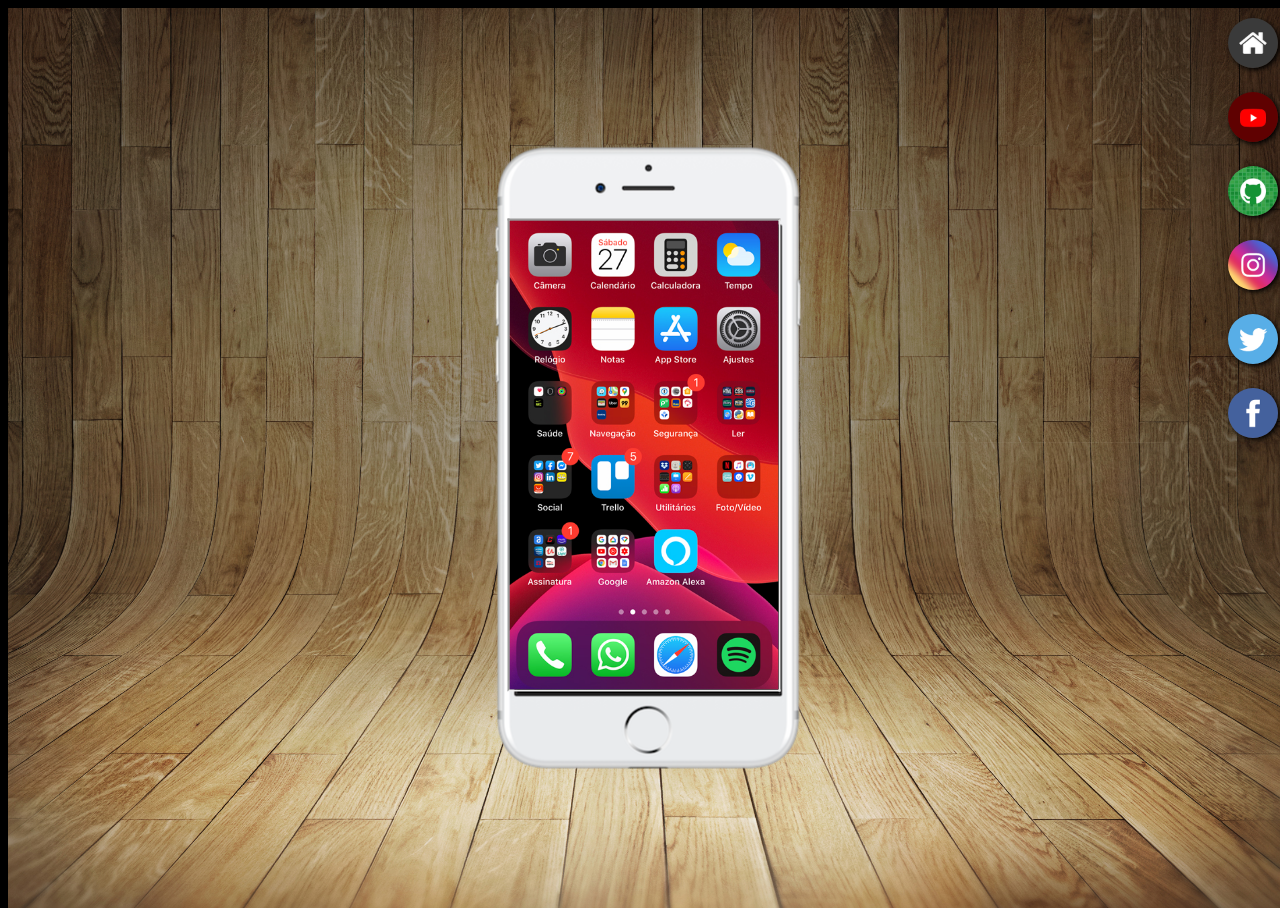
<file: index.html>
<!DOCTYPE html>
<html lang="pt-br">
<head>
    <meta charset="UTF-8">
    <meta http-equiv="X-UA-Compatible" content="IE=edge">
    <meta name="viewport" content="width=device-width, initial-scale=1.0">
    <link rel="shortcut icon" href="favicon.ico" type="image/x-icon">
    <title>projeto redes sociais</title>
    <link rel="stylesheet" href="estilos/style.css">
</head>
<body>
    <main>
        <section id="telefone">
            <iframe src="home.html" name="tela" id="tela">
                seu navegador não é compativel
            </iframe>
        </section>
        <section id="redes">
            <a href="home.html" target="tela"><img src="imagens/logo-home.jpg" alt="home"></a> <br>

            <a href="youtube.html" target="tela"><img src="imagens/logo-youtube.jpg" alt="youtube"></a> <br>

            <a href="github.html" target="tela"><img src="imagens/logo-github.jpg" alt="github"></a> <br>

            <a href="instagram.html" target="tela"><img src="imagens/logo-instagram.jpg" alt="instagram"></a> <br>

            <a href="twitter.html" target="tela"><img src="imagens/logo-twitter.jpg" alt="logo-twitter"></a> <br>

            <a href="facebook.html" target="tela"><img src="imagens/logo-facebook.jpg" alt="facebook"></a>

        </section>
    </main>

</body>
</html>
</file>
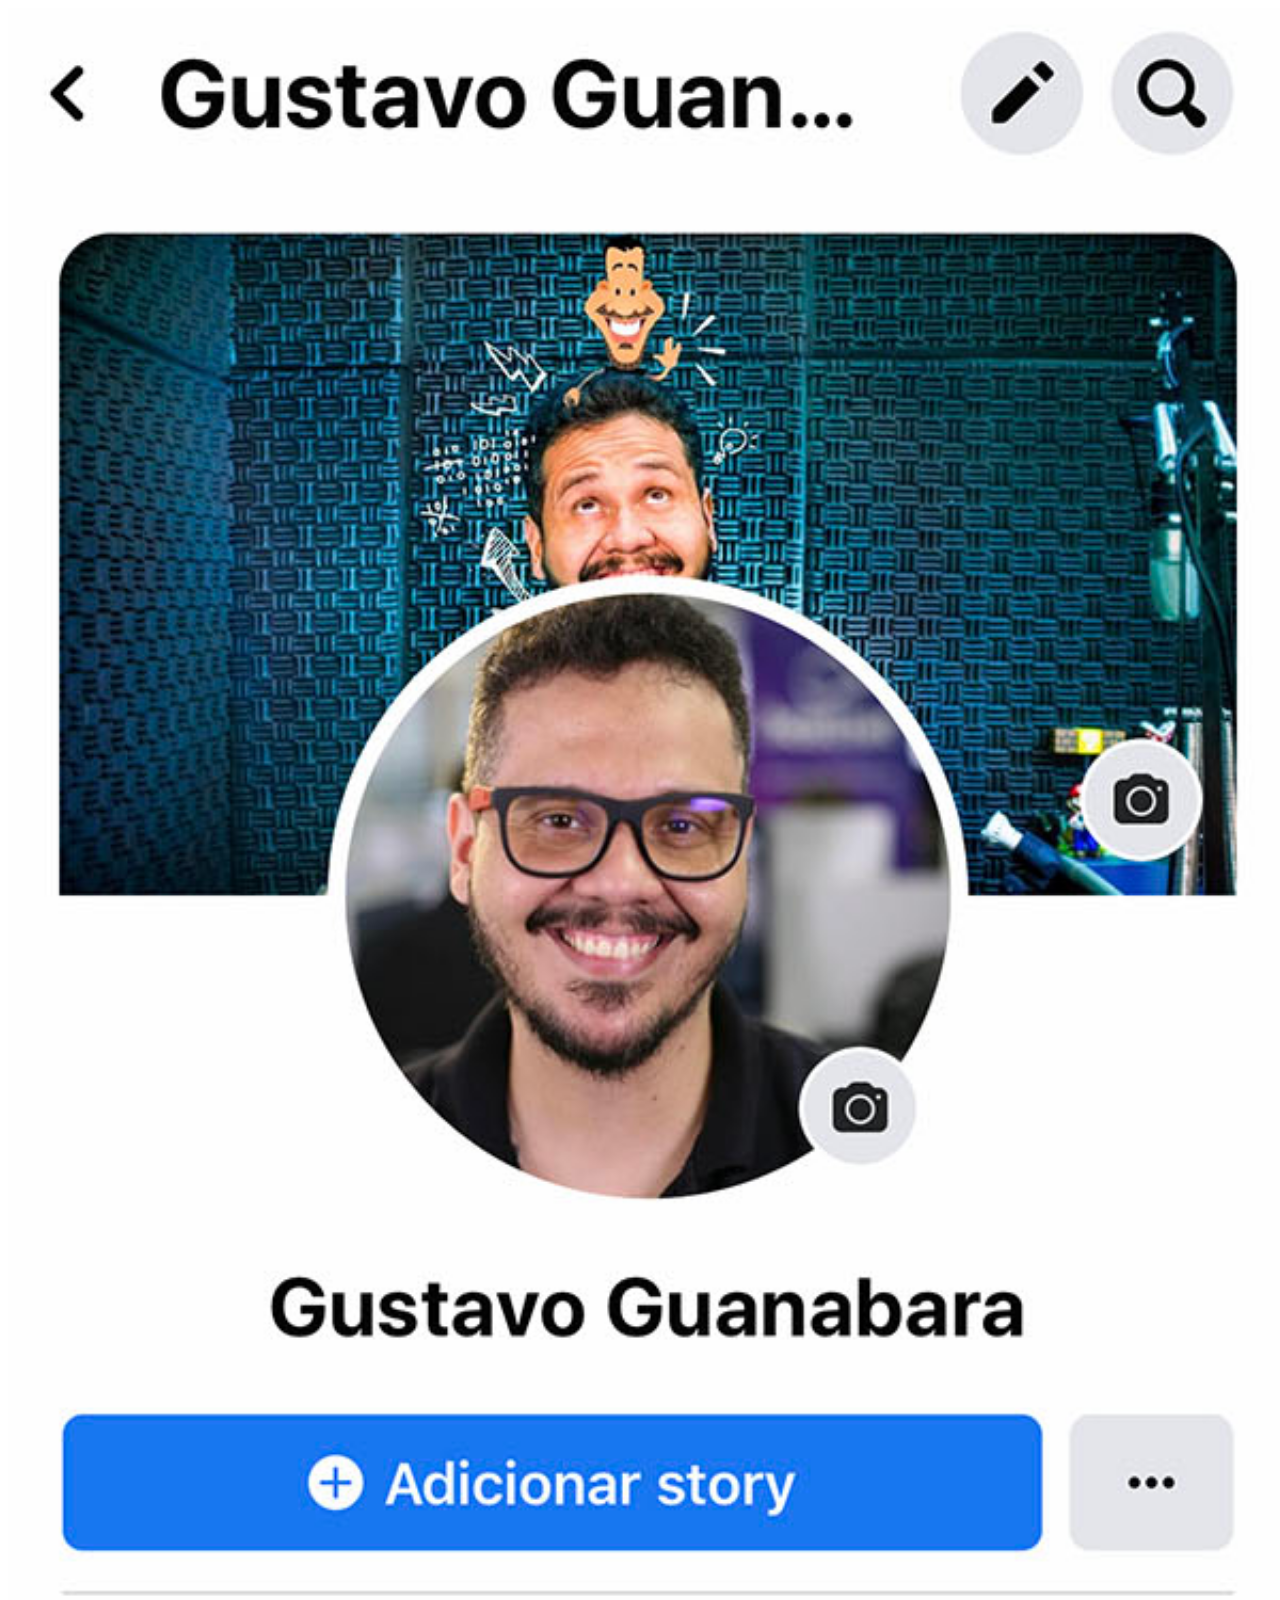
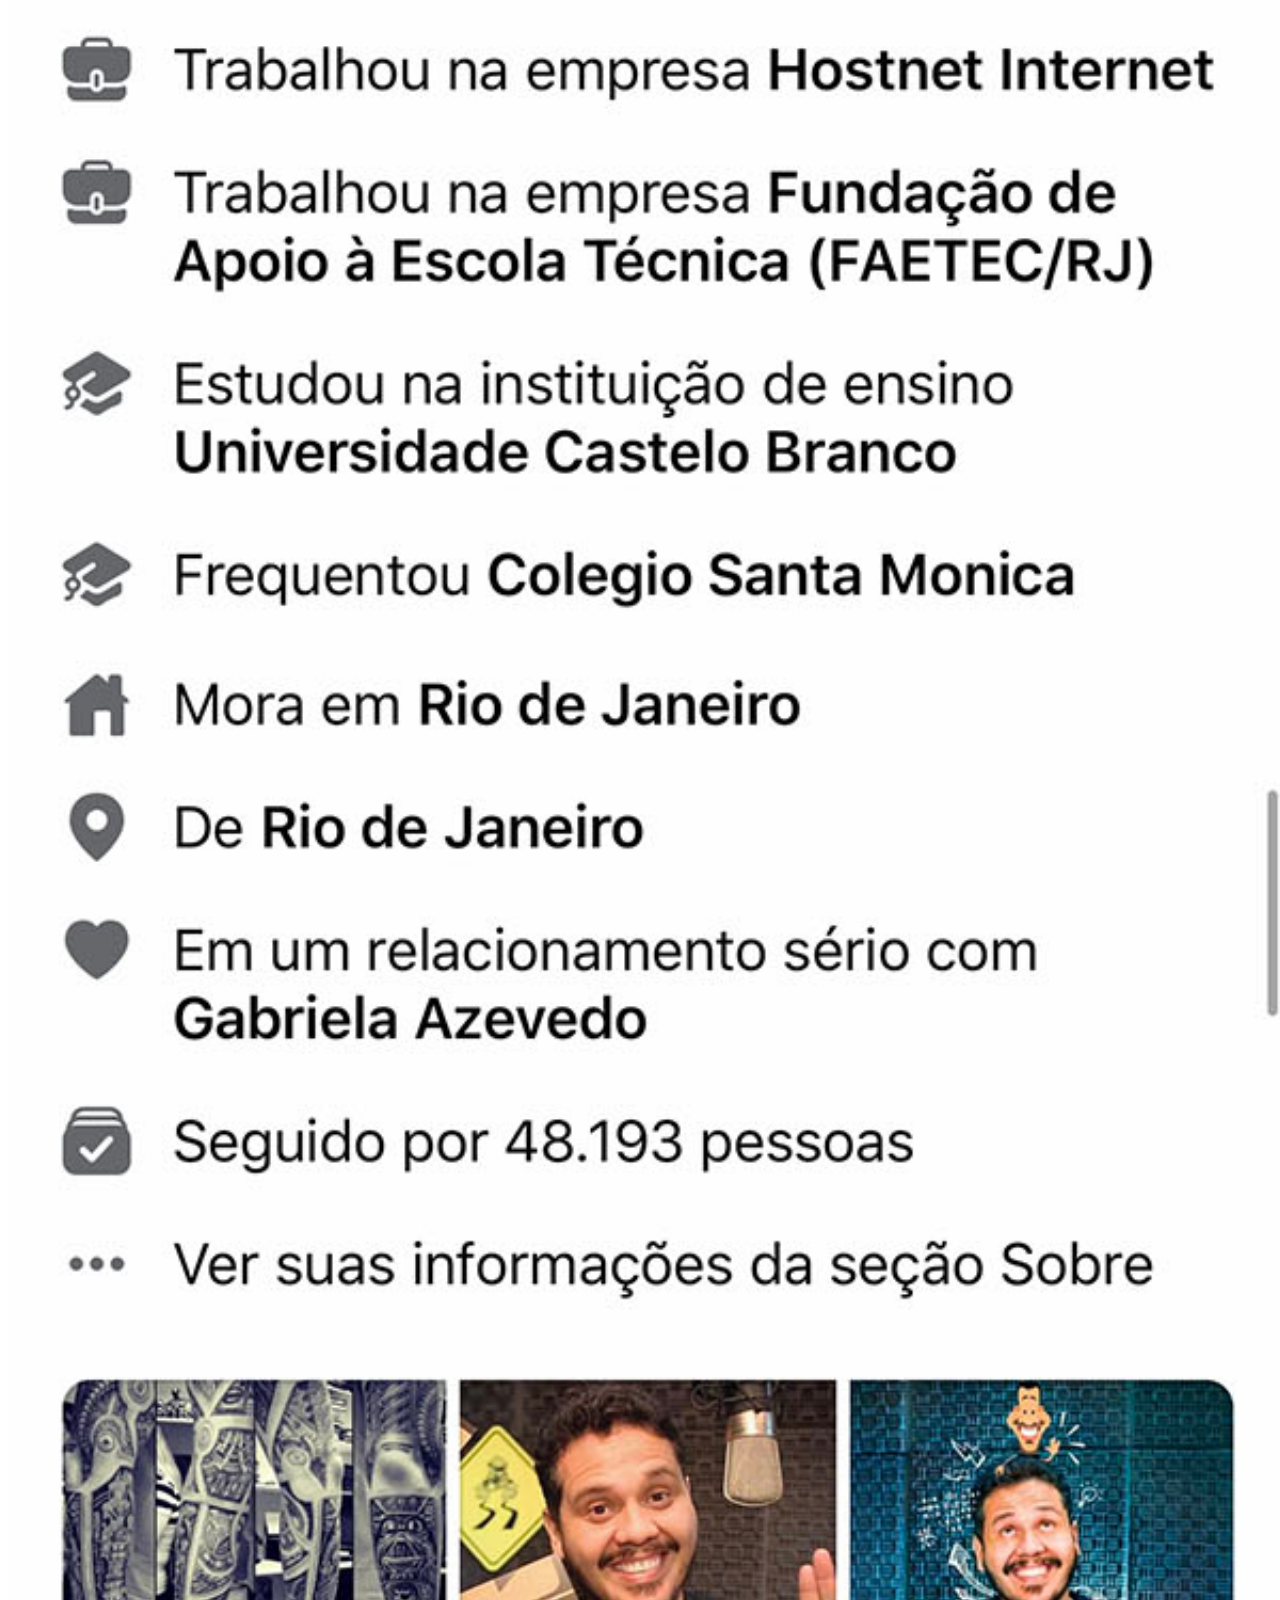
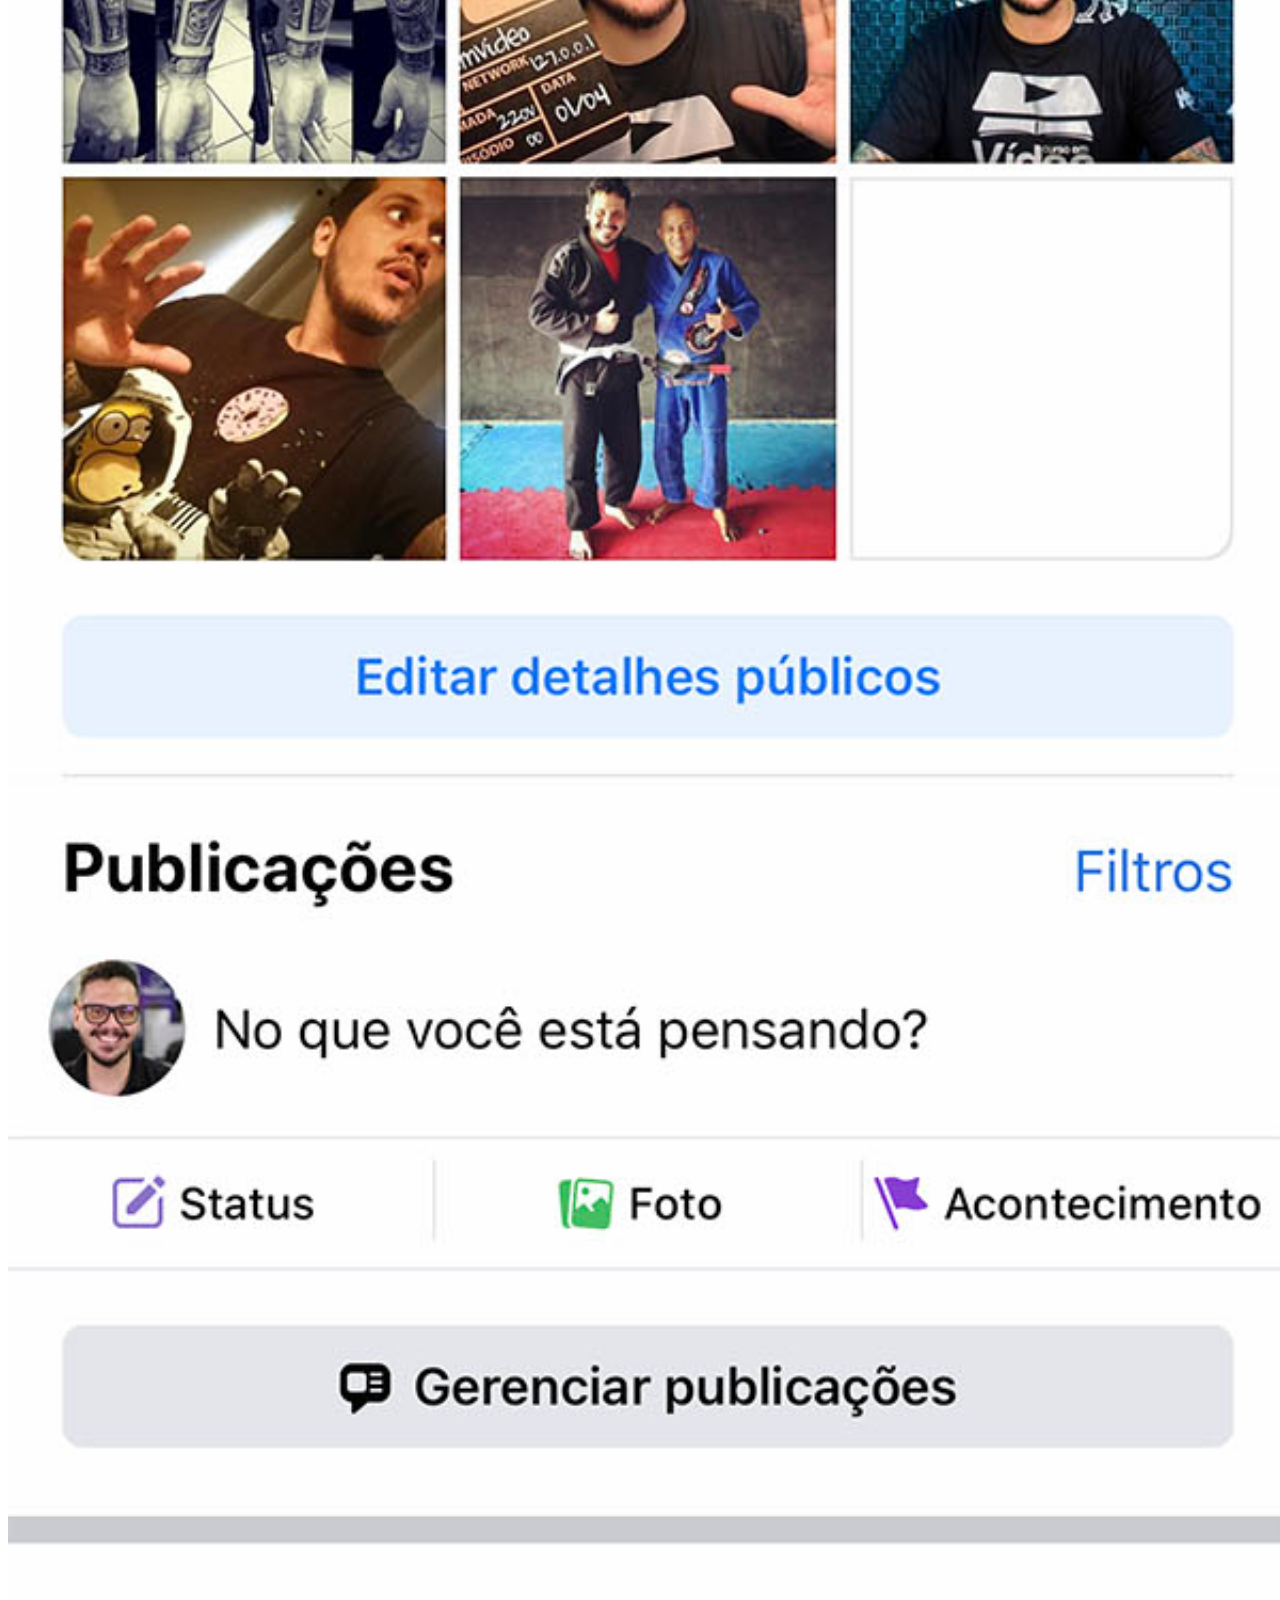
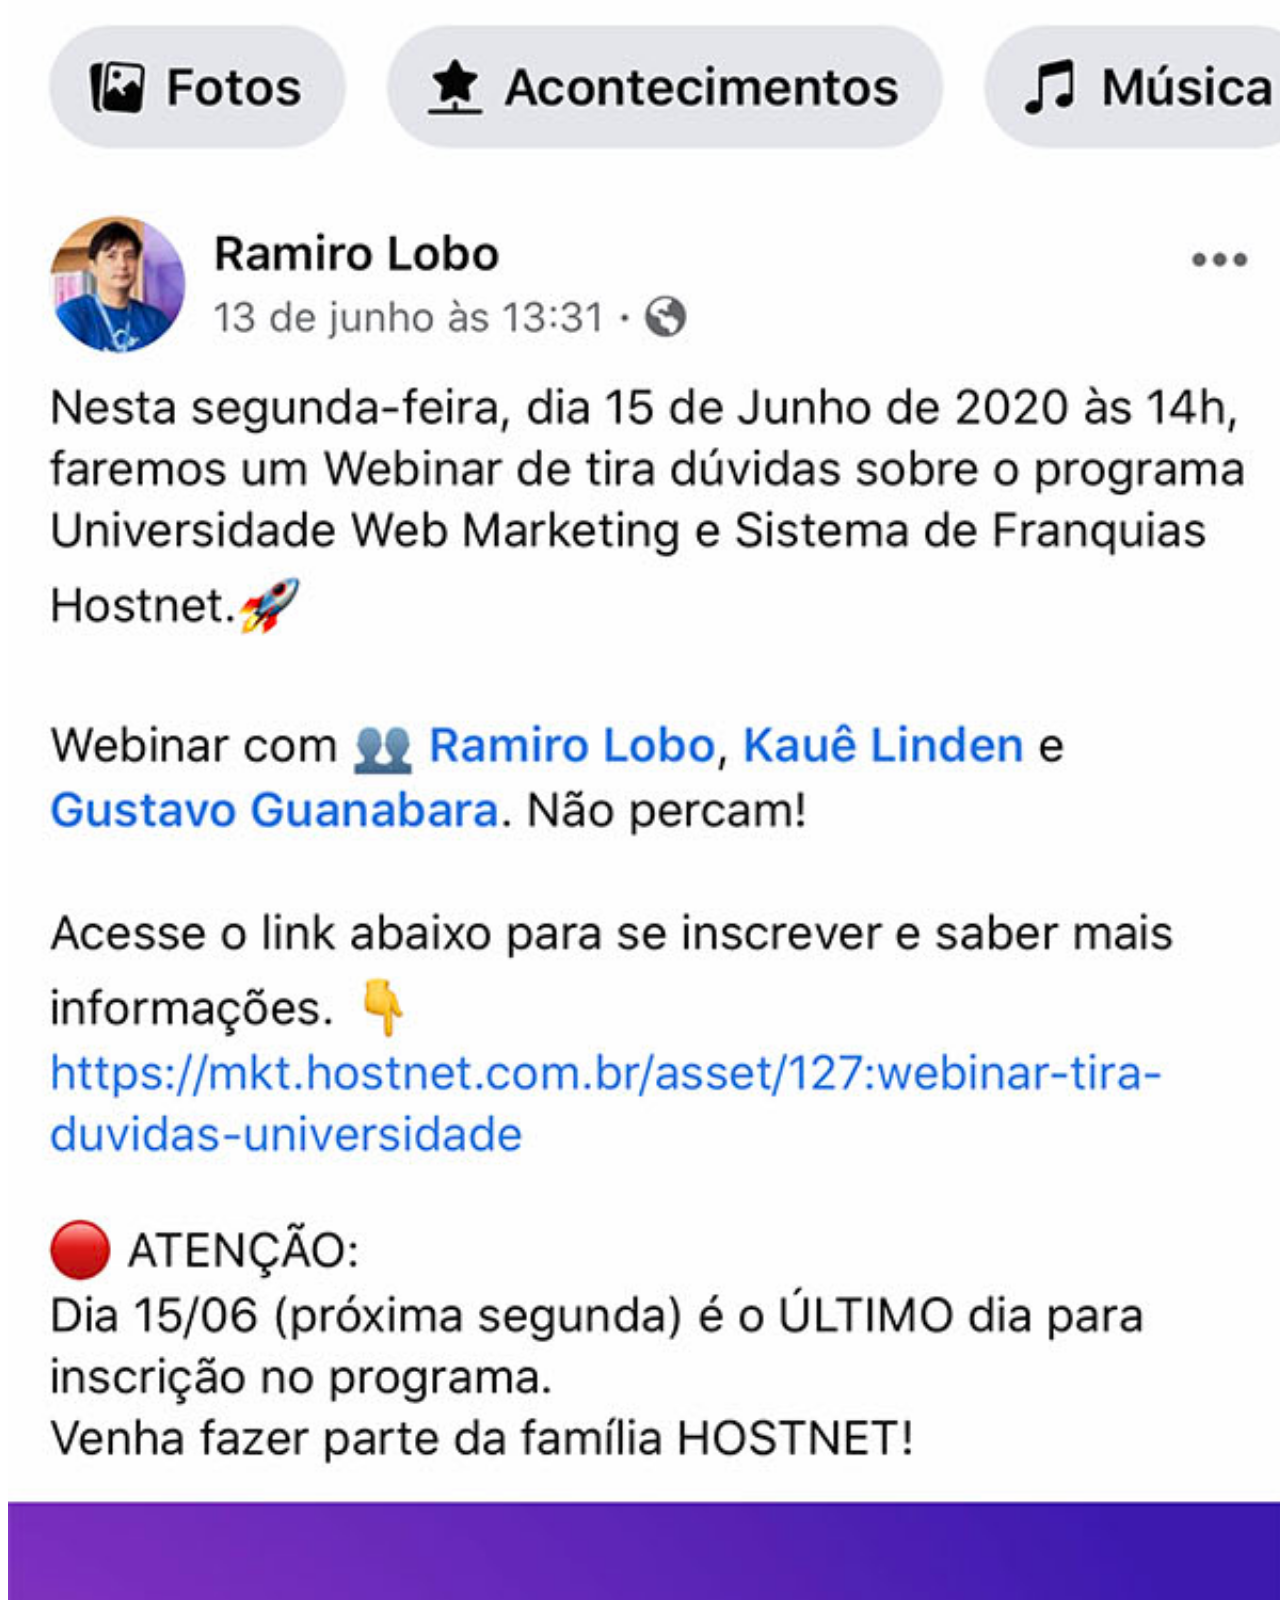
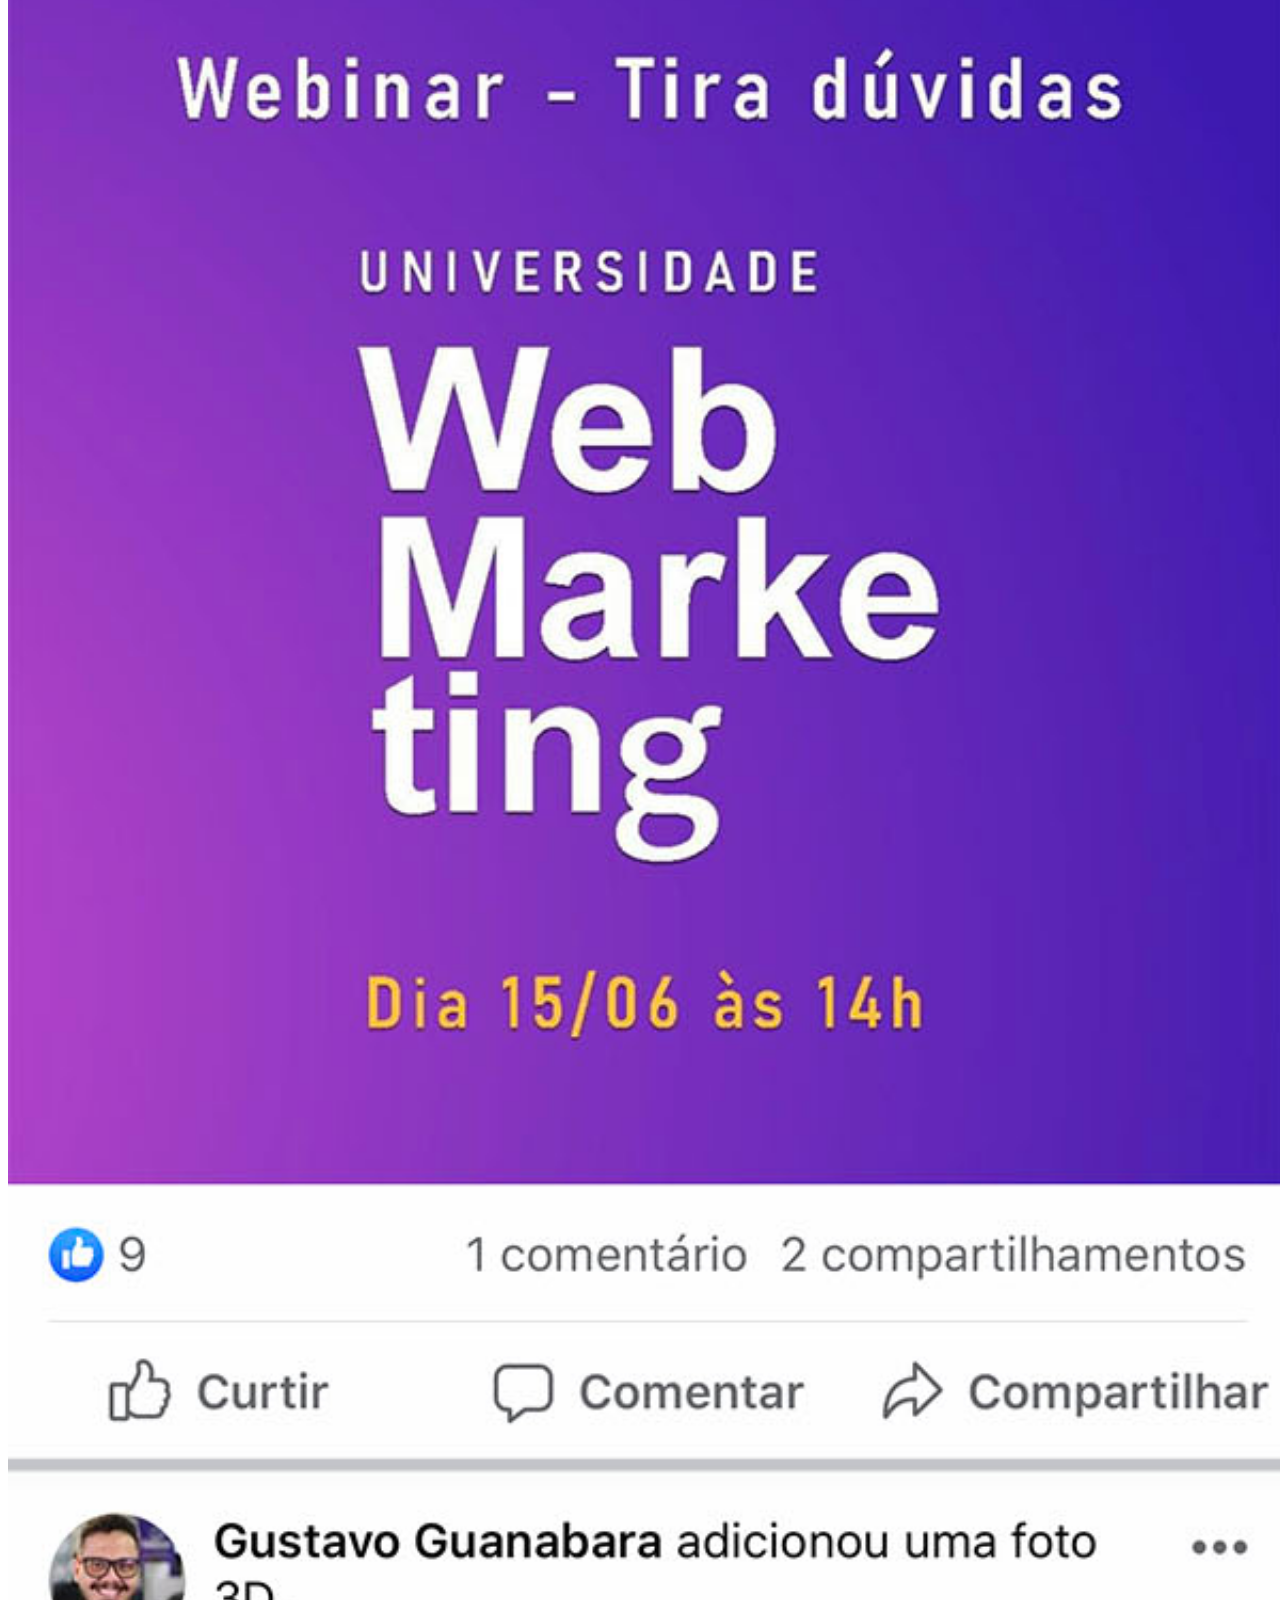
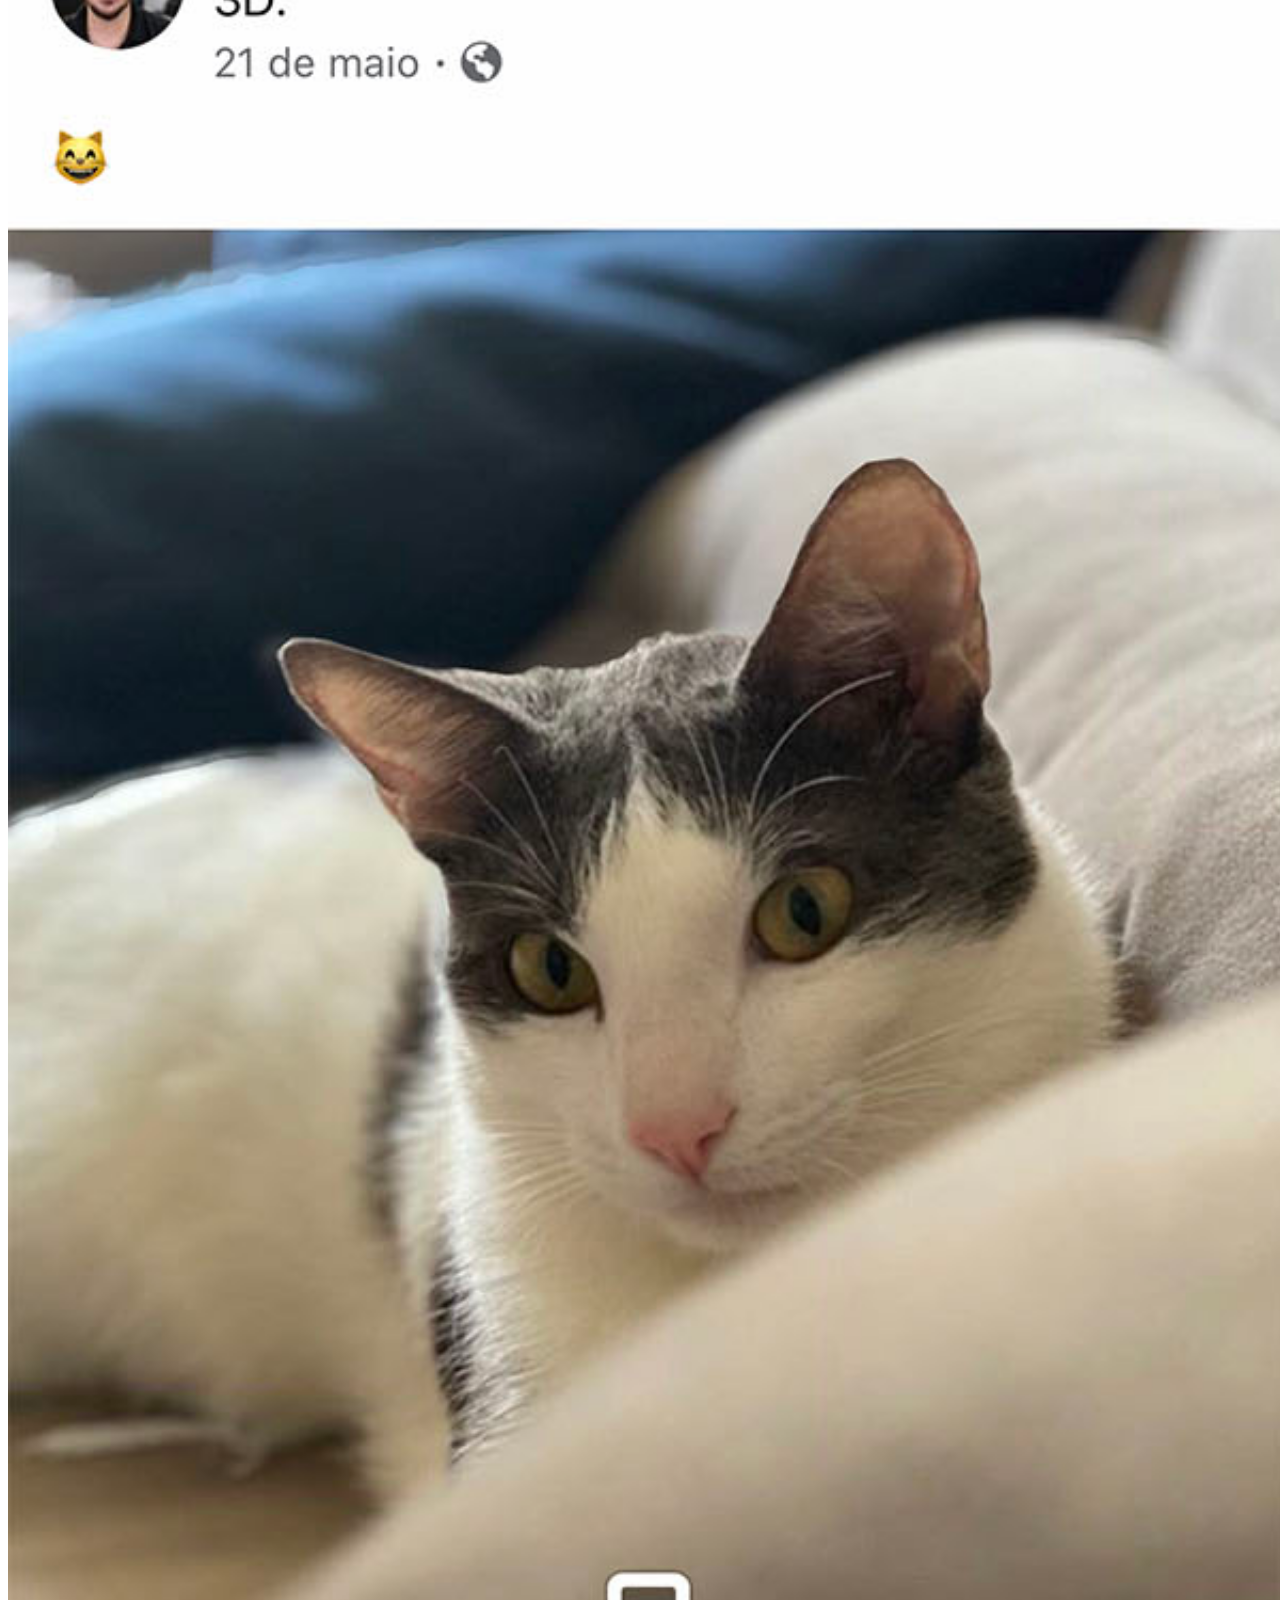
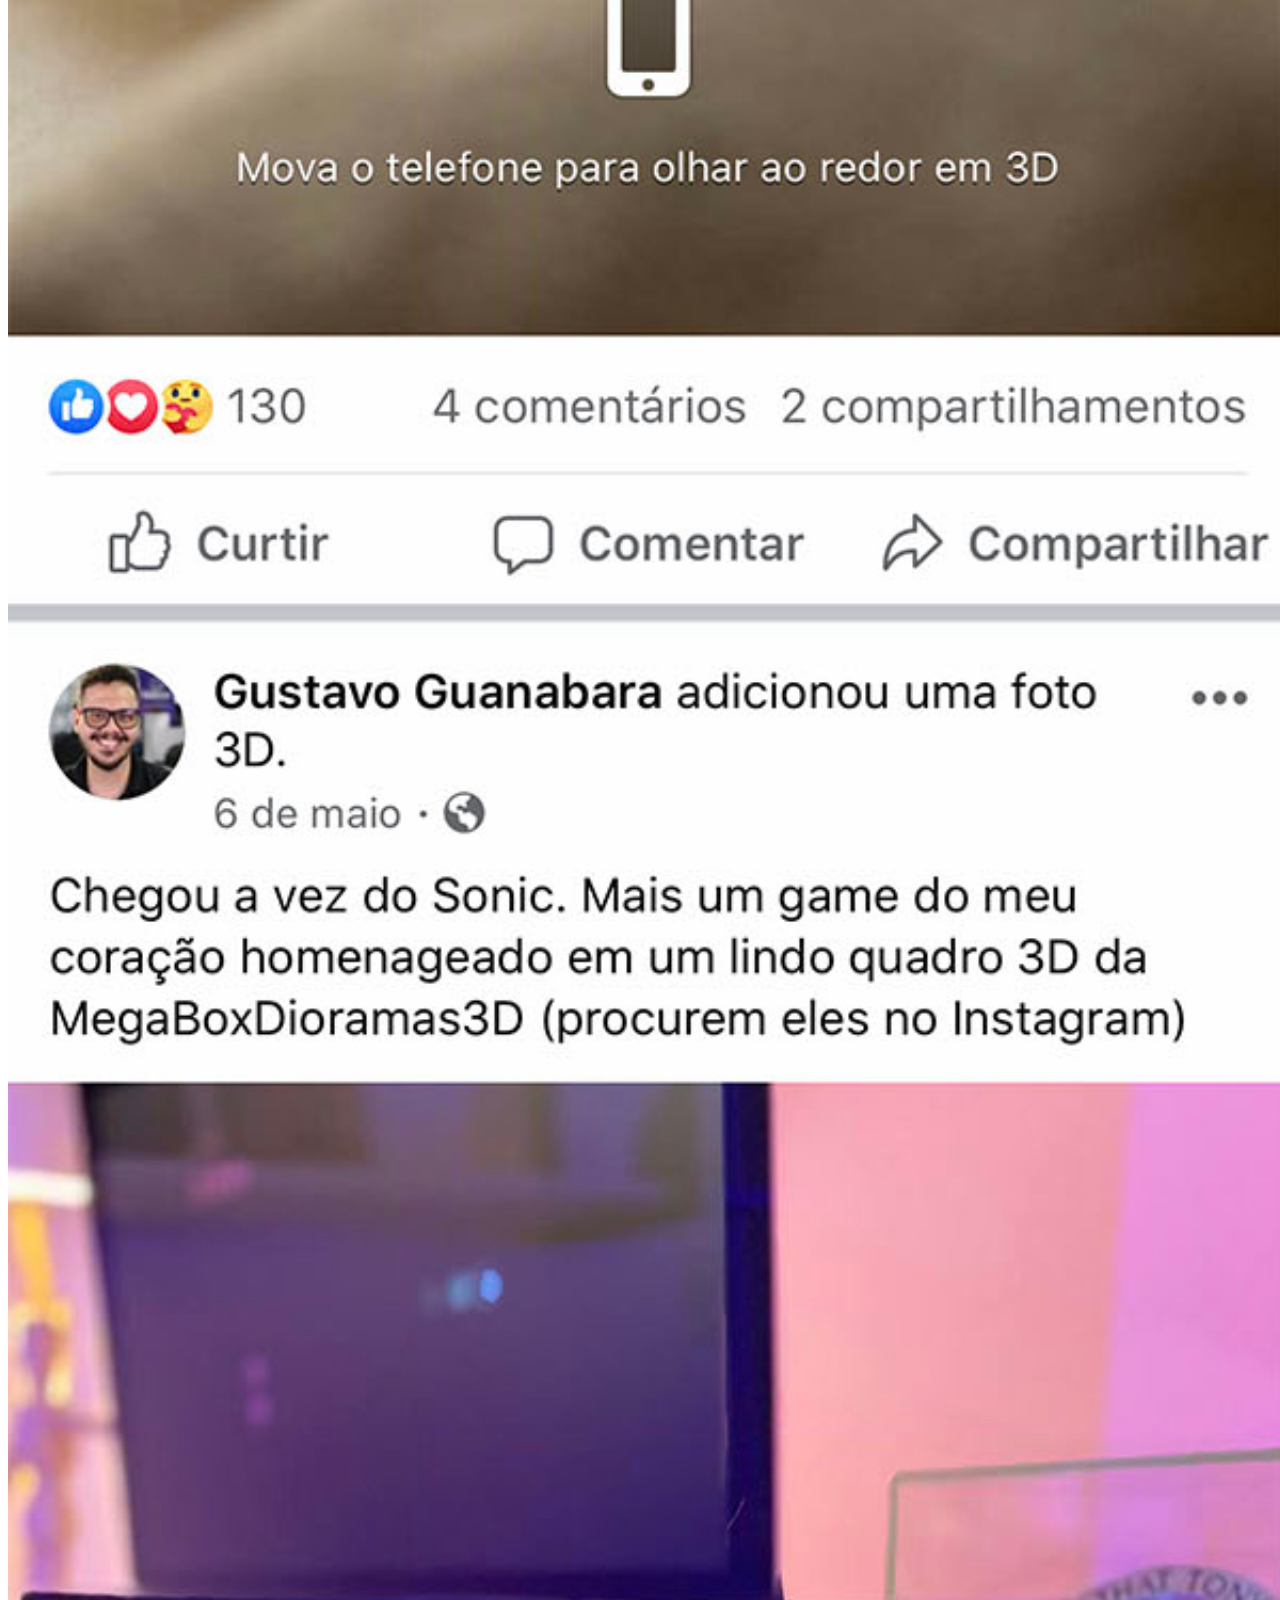
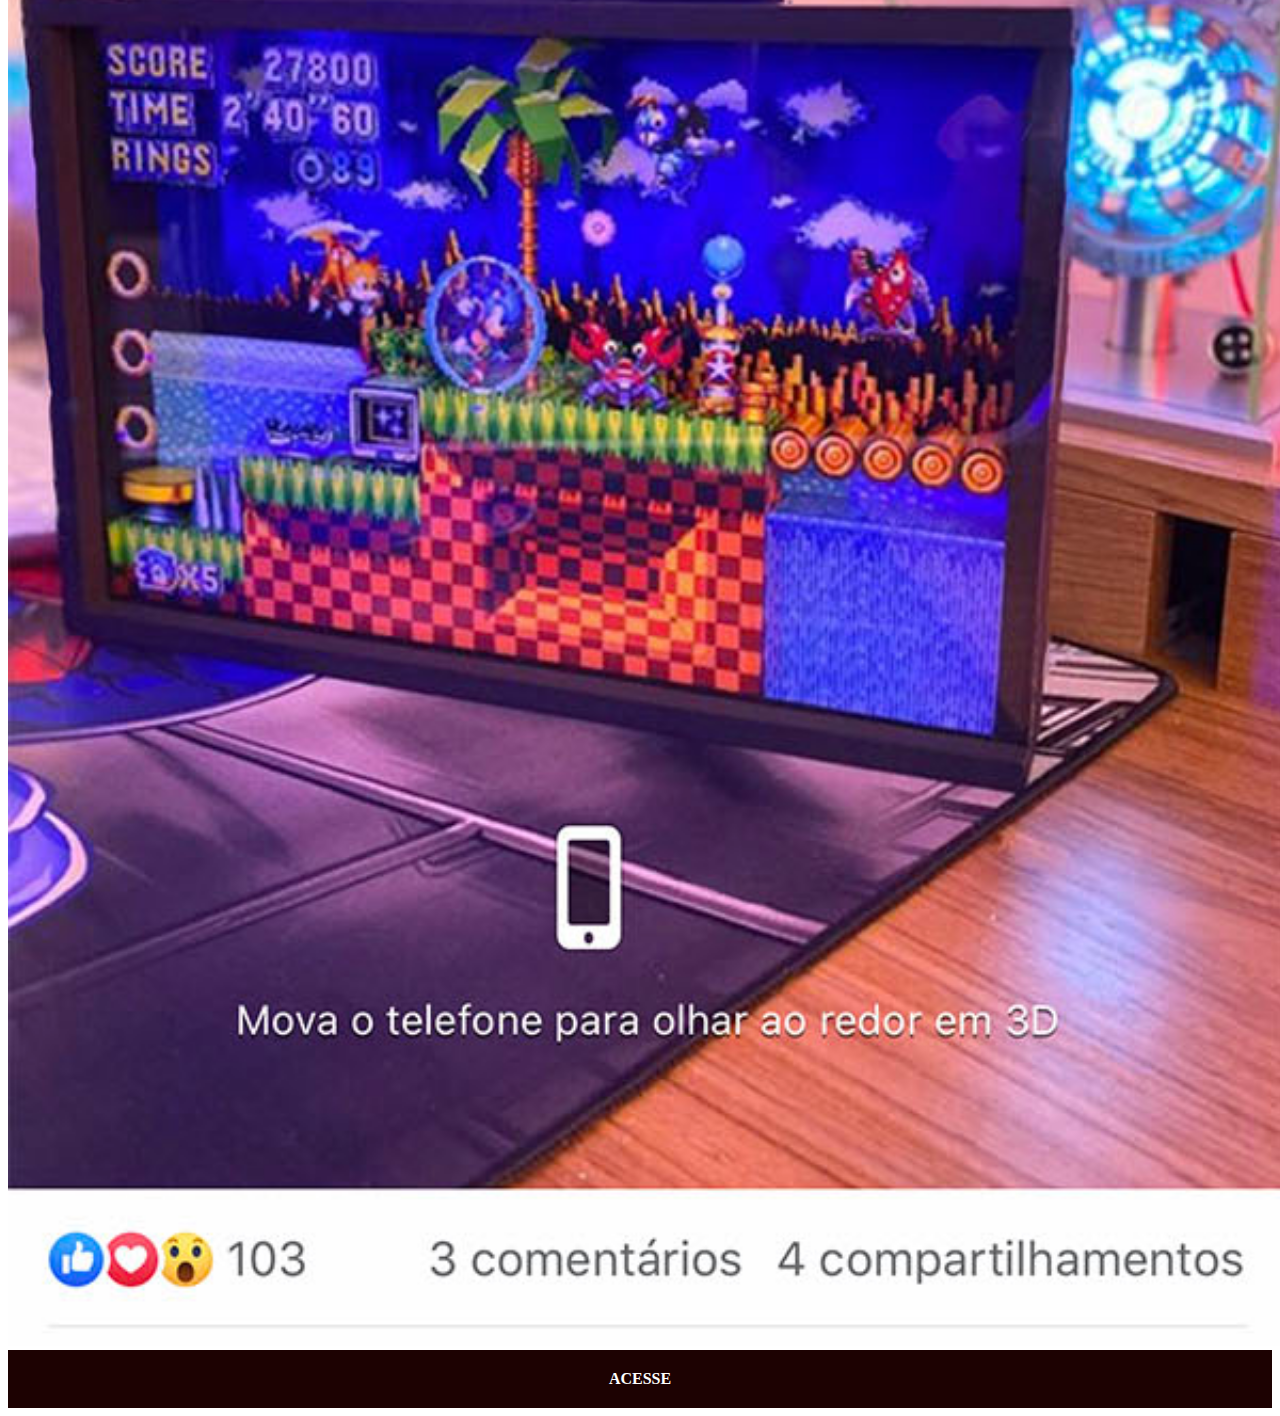
<file: facebook.html>
<!DOCTYPE html>
<html lang="pt-br">
<head>
    <meta charset="UTF-8">
    <meta http-equiv="X-UA-Compatible" content="IE=edge">
    <meta name="viewport" content="width=device-width, initial-scale=1.0">
    <title>facebook</title>
      <link rel="stylesheet" href="estilos/social.css">
</head>
<body>
    <img src="imagens/tela-facebook.jpg" alt="facebook">
    <a href="https://www.facebook.com.br" target="_blank">ACESSE</a>
</body>
</html>
</file>
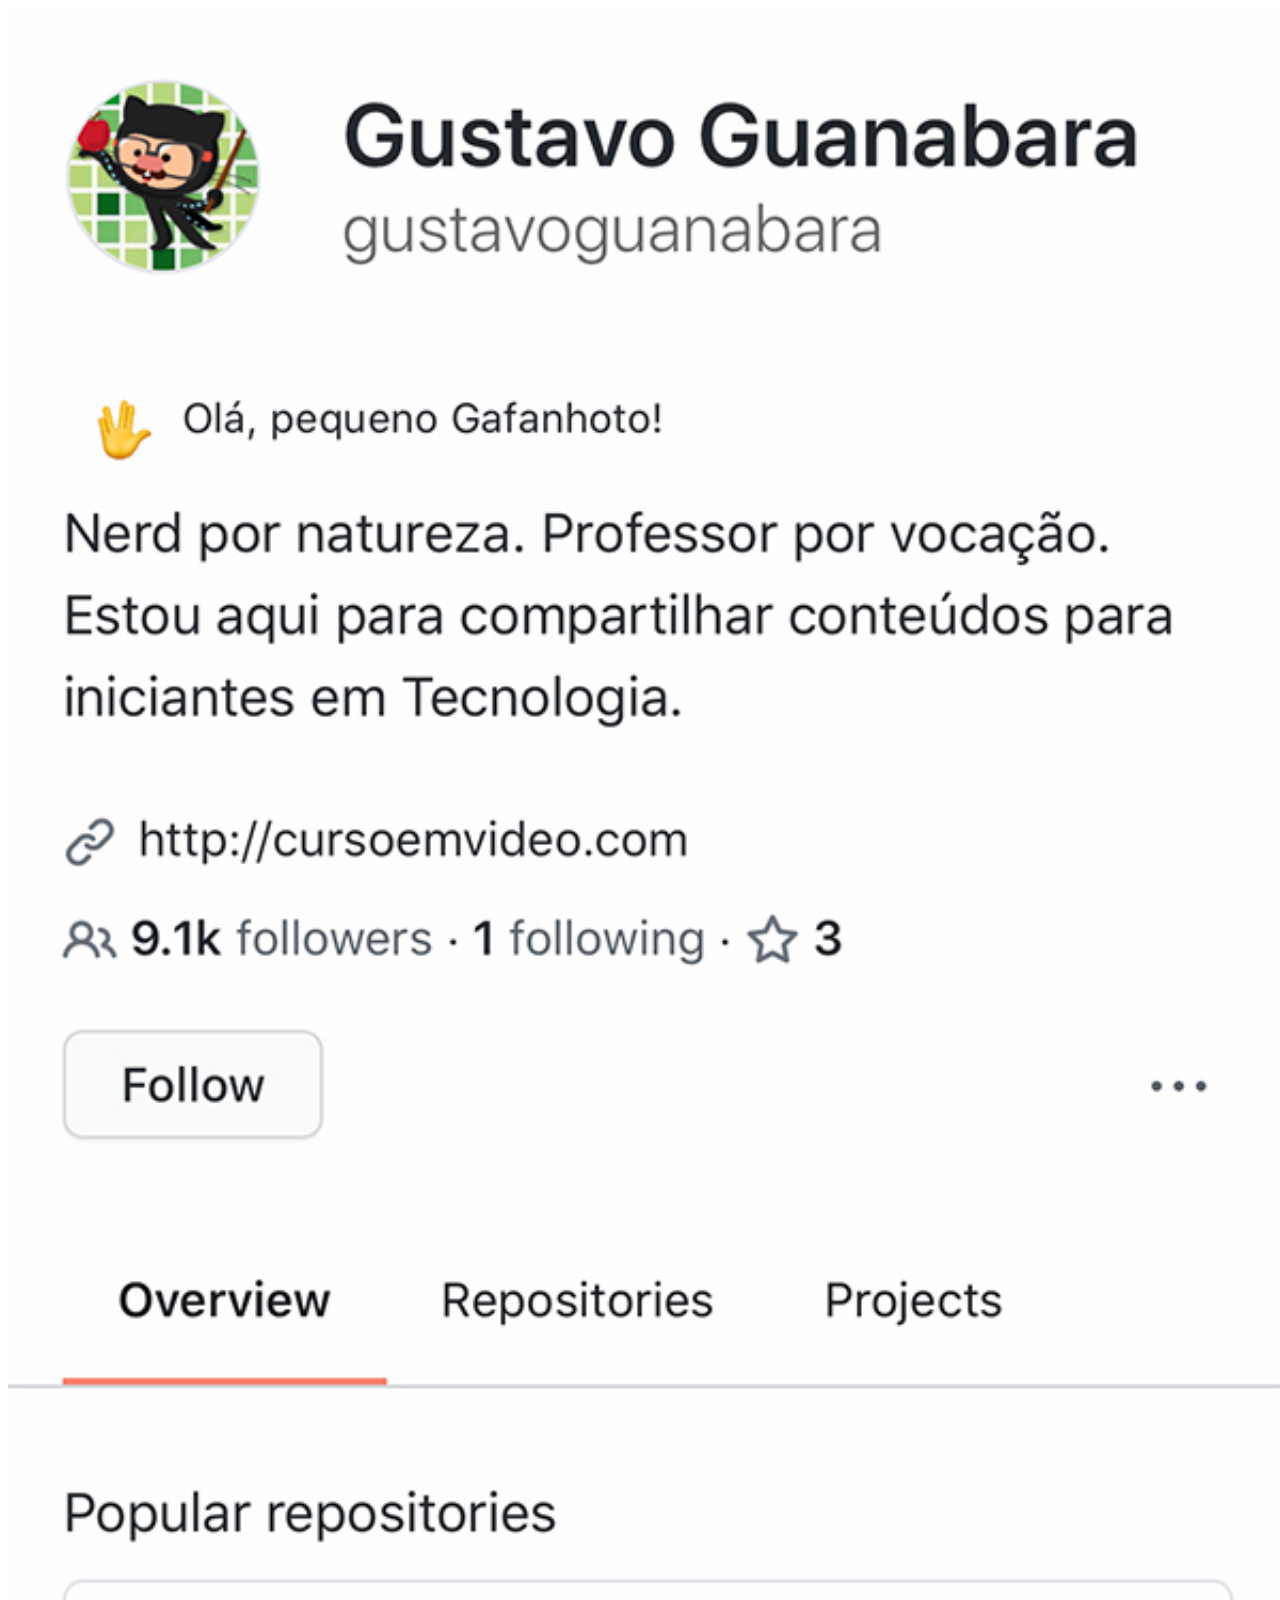
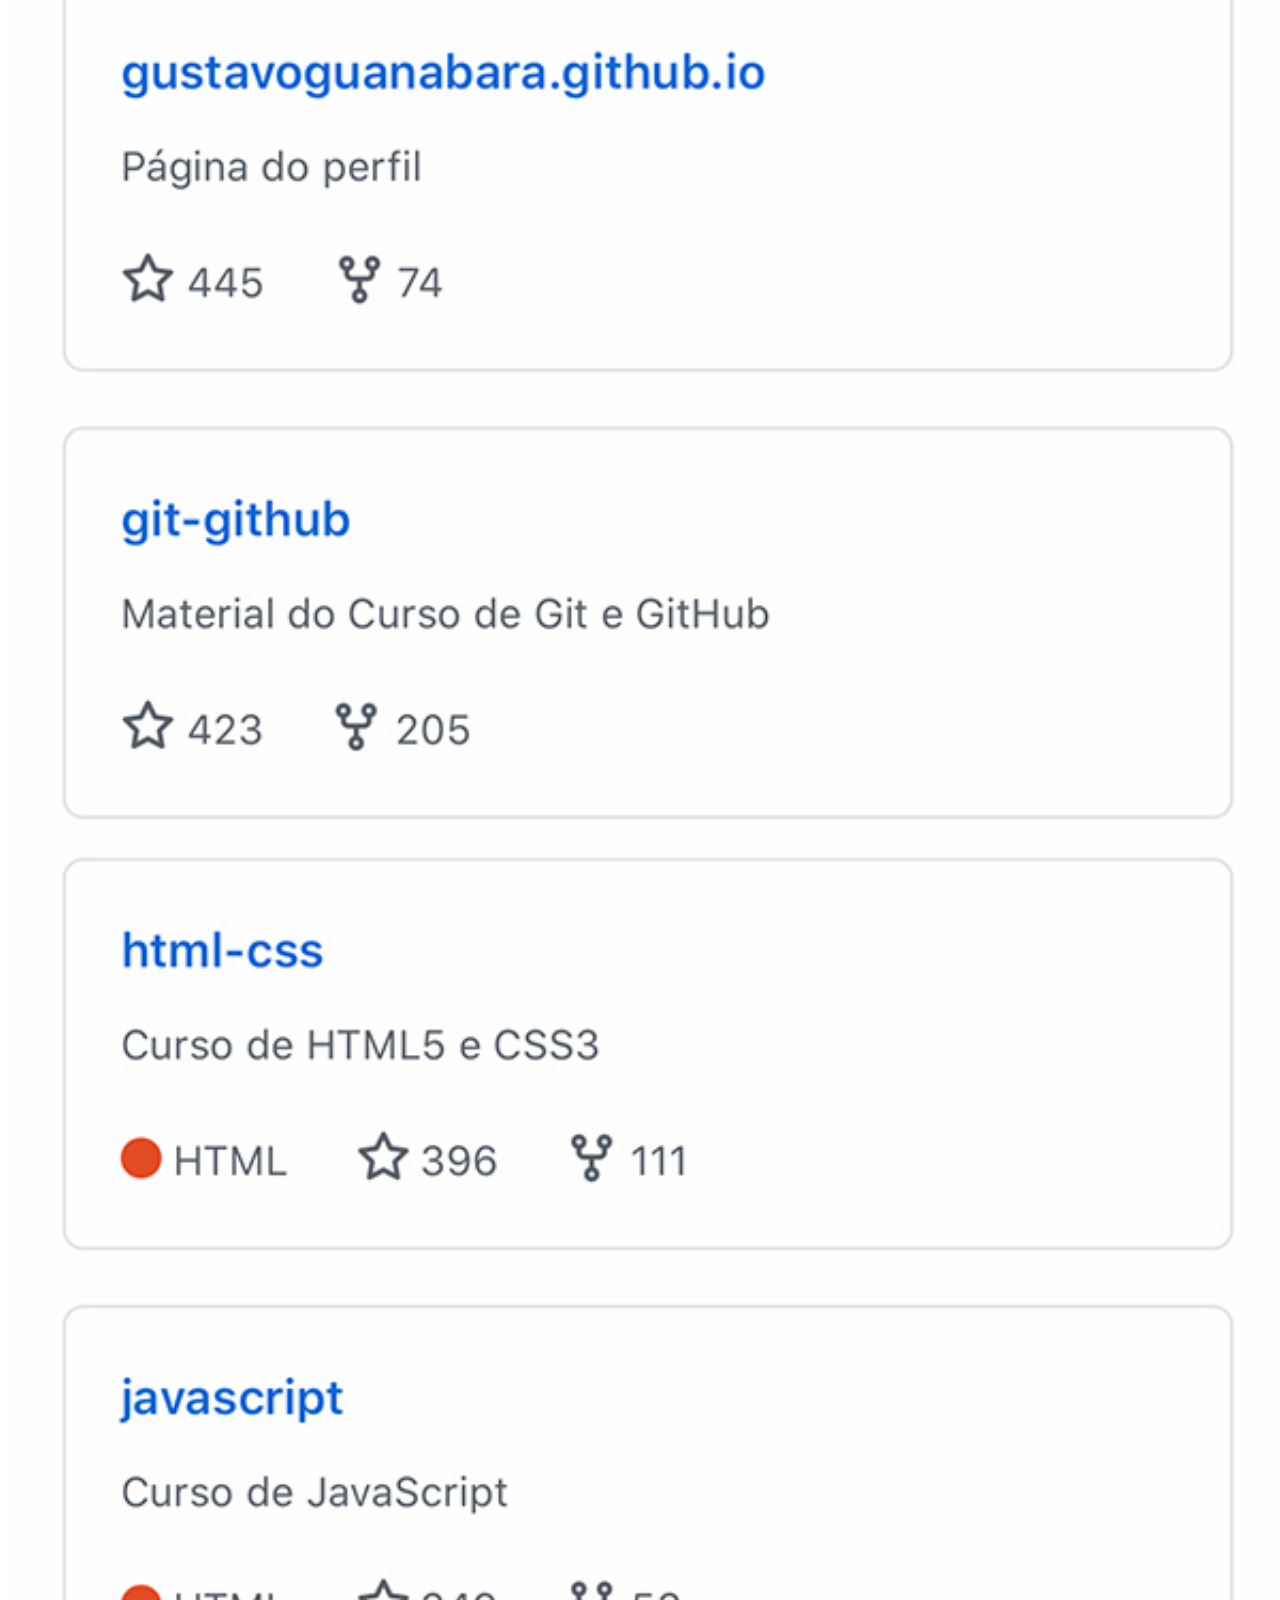
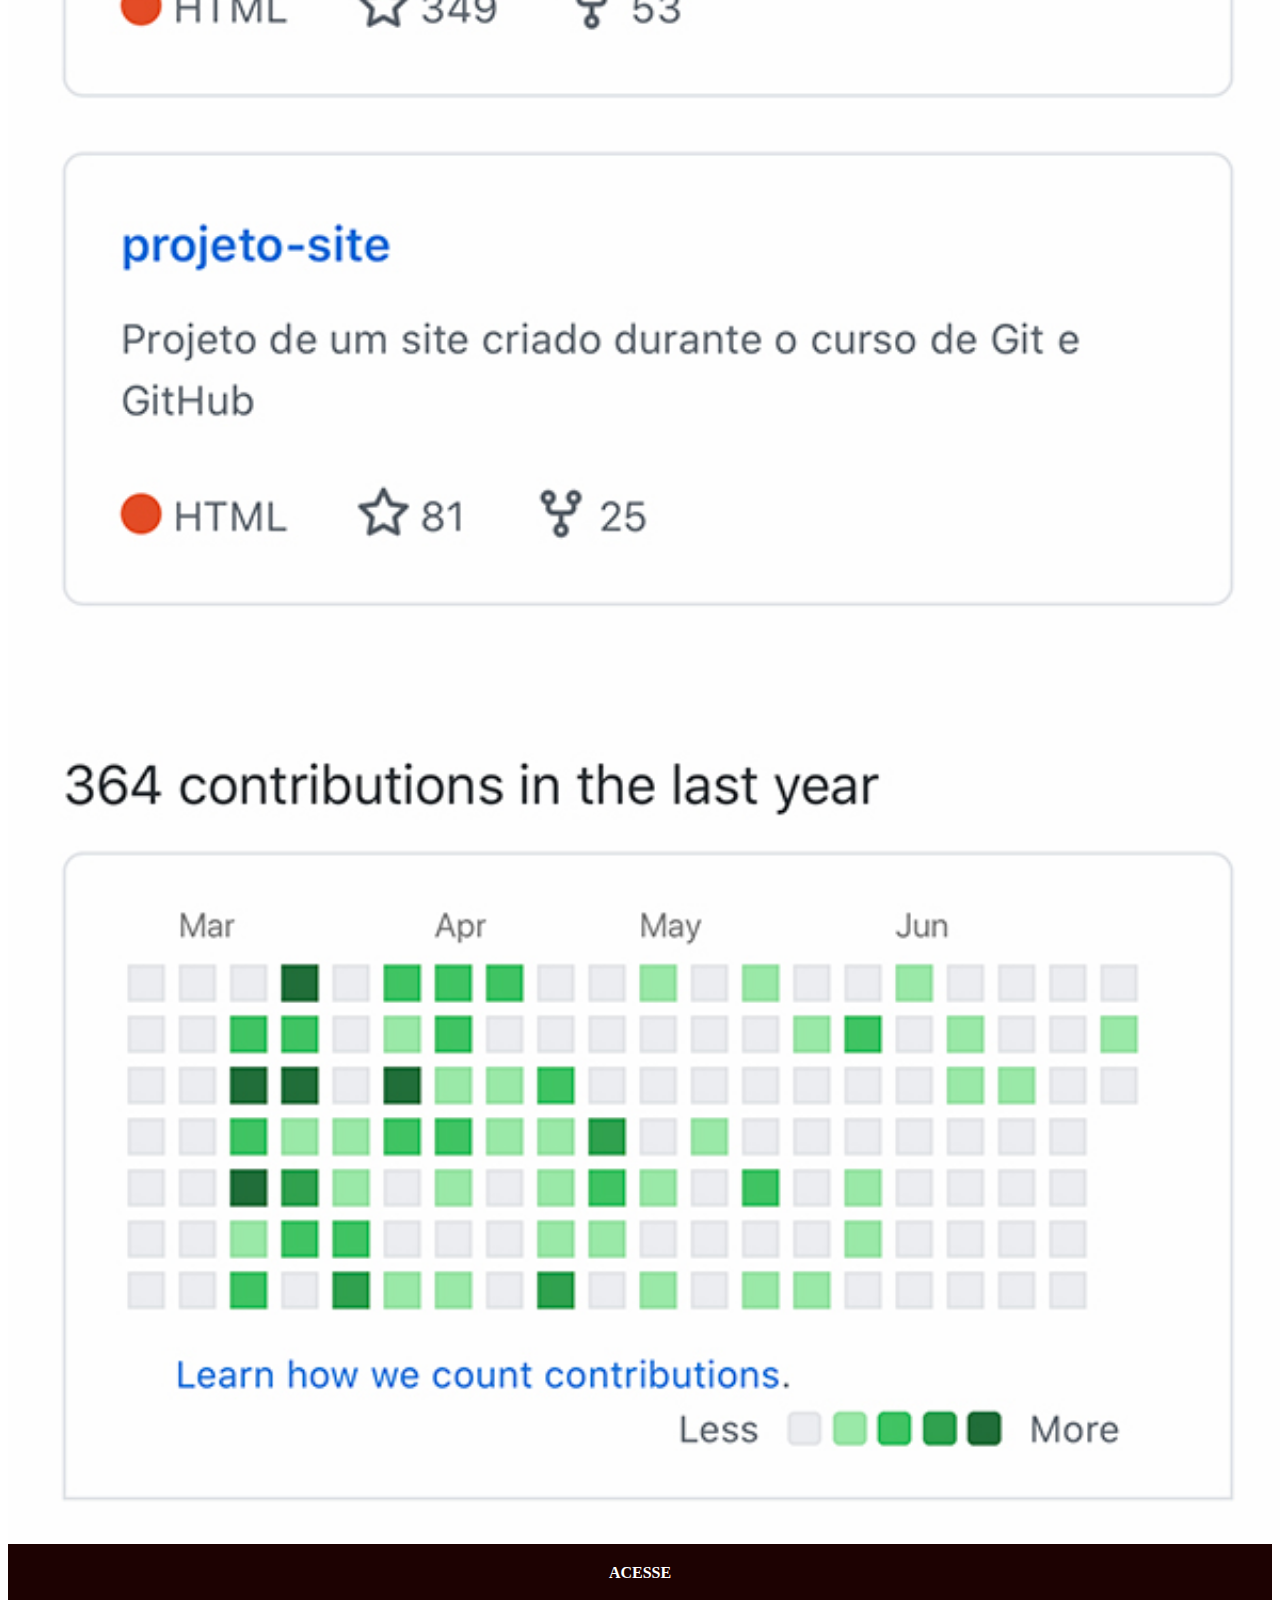
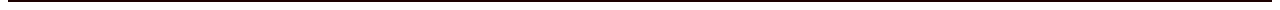
<file: github.html>
<!DOCTYPE html>
<html lang="pt-br">
<head>
    <meta charset="UTF-8">
    <meta http-equiv="X-UA-Compatible" content="IE=edge">
    <meta name="viewport" content="width=device-width, initial-scale=1.0">
    <title>git hub</title>
    <link rel="stylesheet" href="estilos/social.css">
</head>
<body>
    <img src="imagens/tela-github.jpg" alt="git hub">
    <a href="https://www.https://github.com/rodrigocarielo" target="_blank">ACESSE</a>
</body>
</html>
</file>
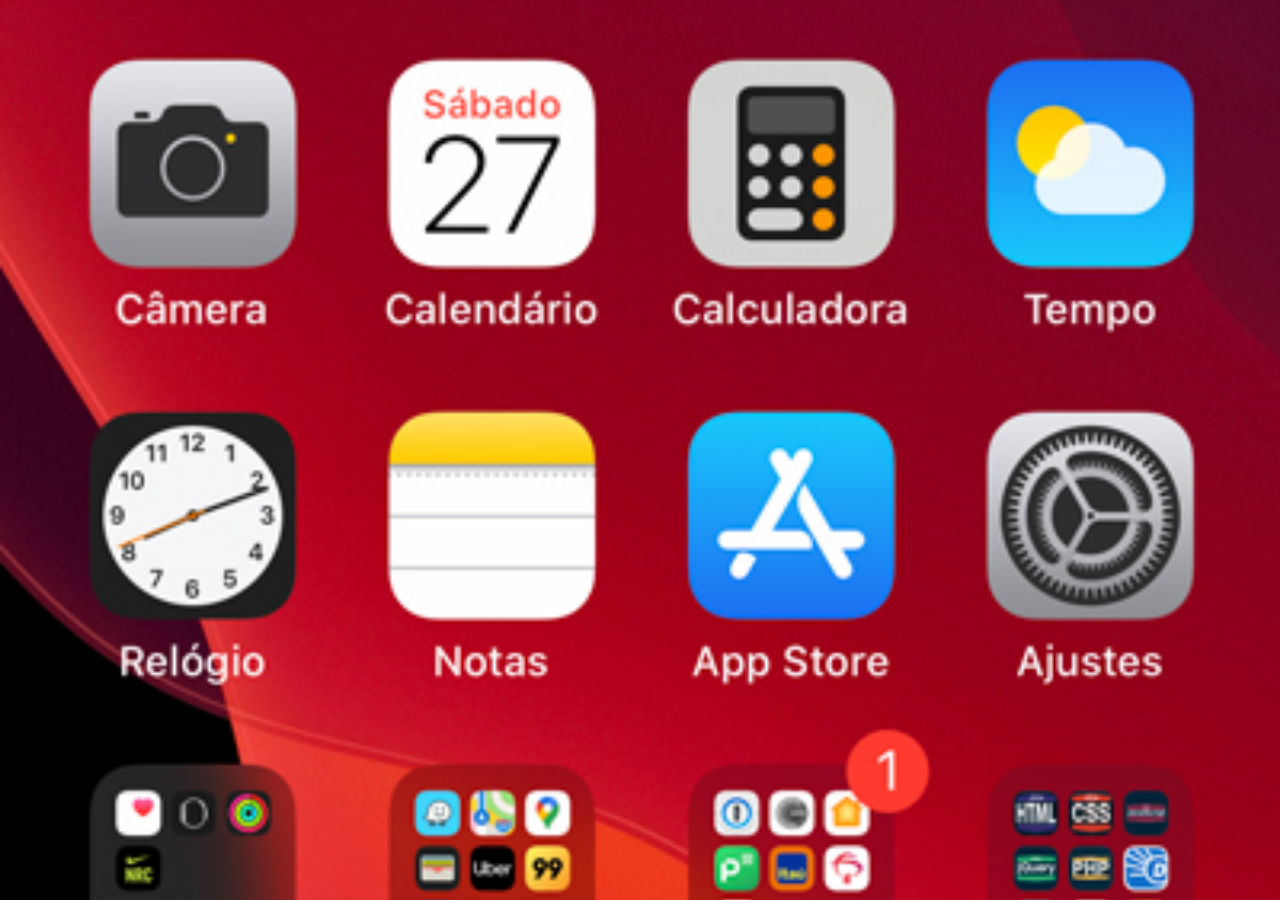
<file: home.html>
<!DOCTYPE html>
<html lang="pt-br">
<head>
    <meta charset="UTF-8">
    <meta http-equiv="X-UA-Compatible" content="IE=edge">
    <meta name="viewport" content="width=device-width, initial-scale=1.0">
    <title>home</title>
<style>
    *{
        margin: 0px;
        padding: 0px;
    }
    body{
        width: 100vw;
        height: 100vh;
        background: black url(imagens/tela-home.jpg) no-repeat top center;
        background-size: cover;

    }
</style>
</head>
<body>
    
</body>
</html>
</file>
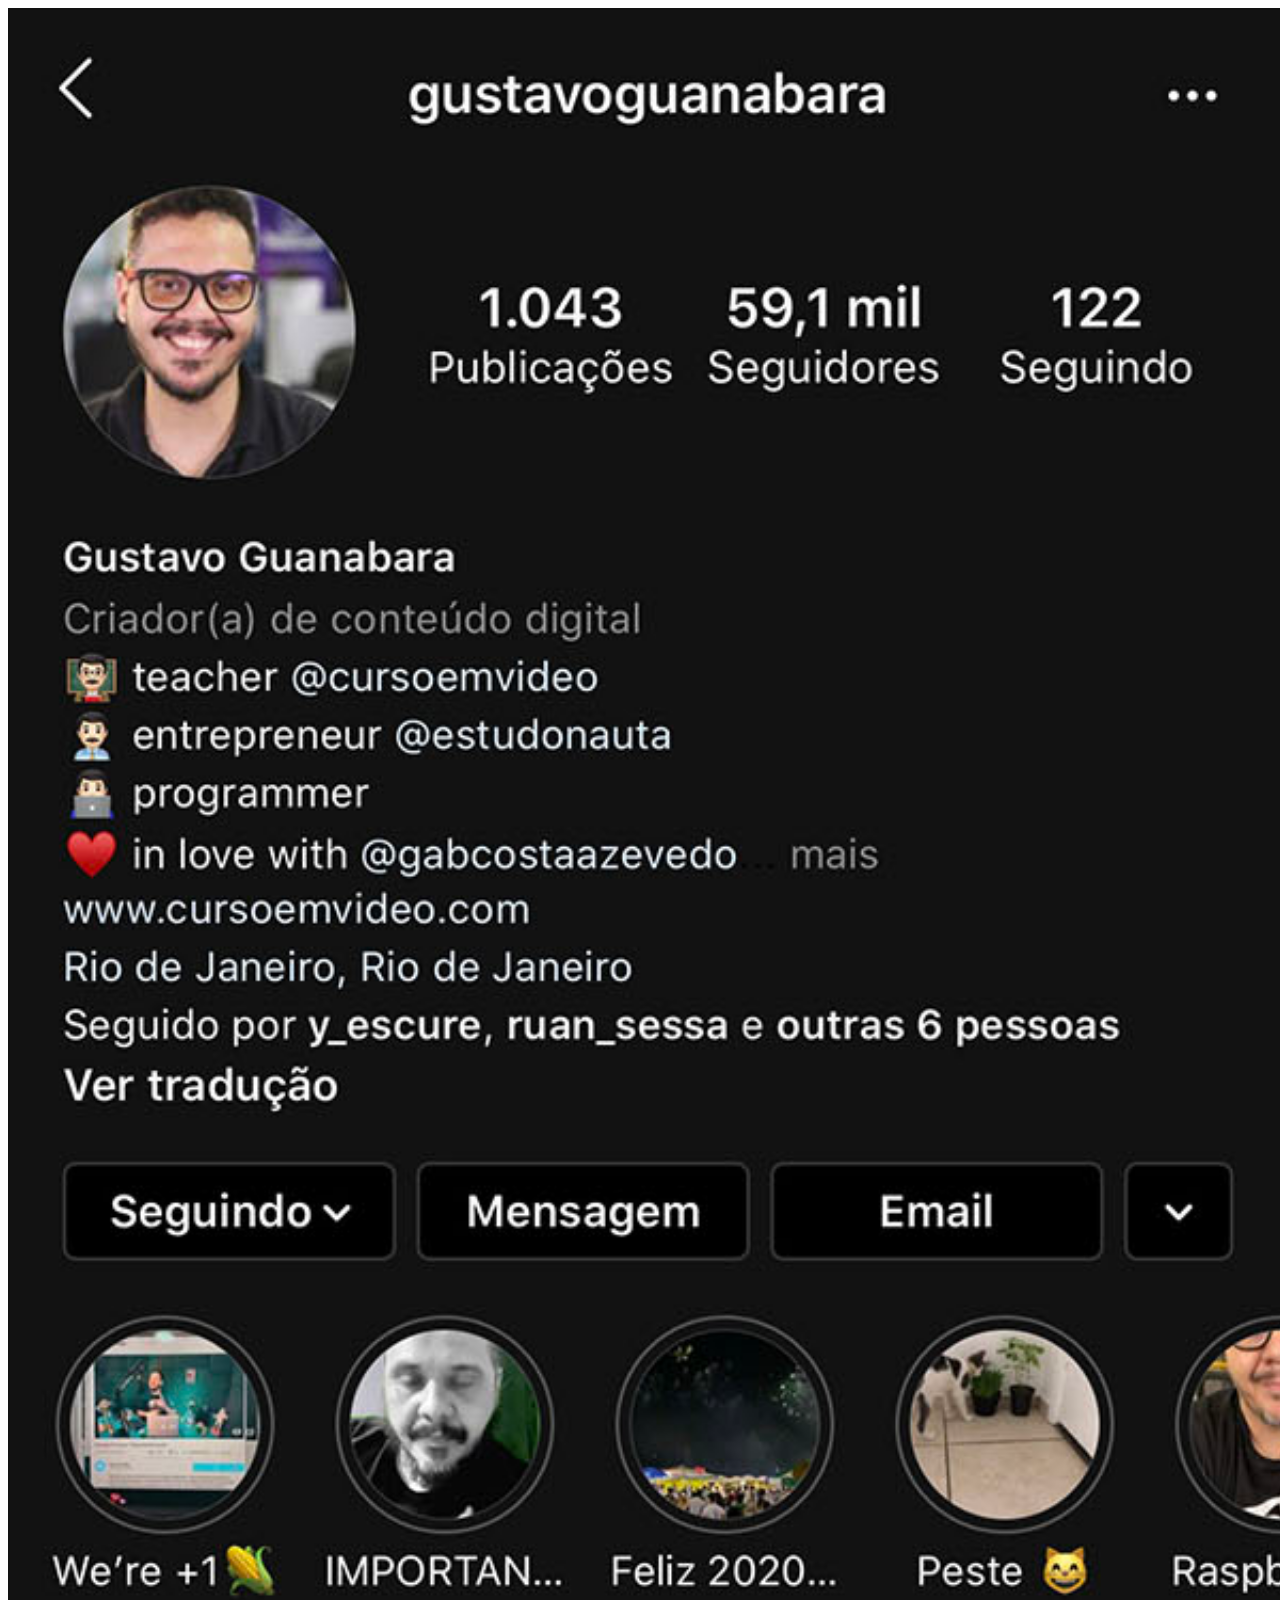
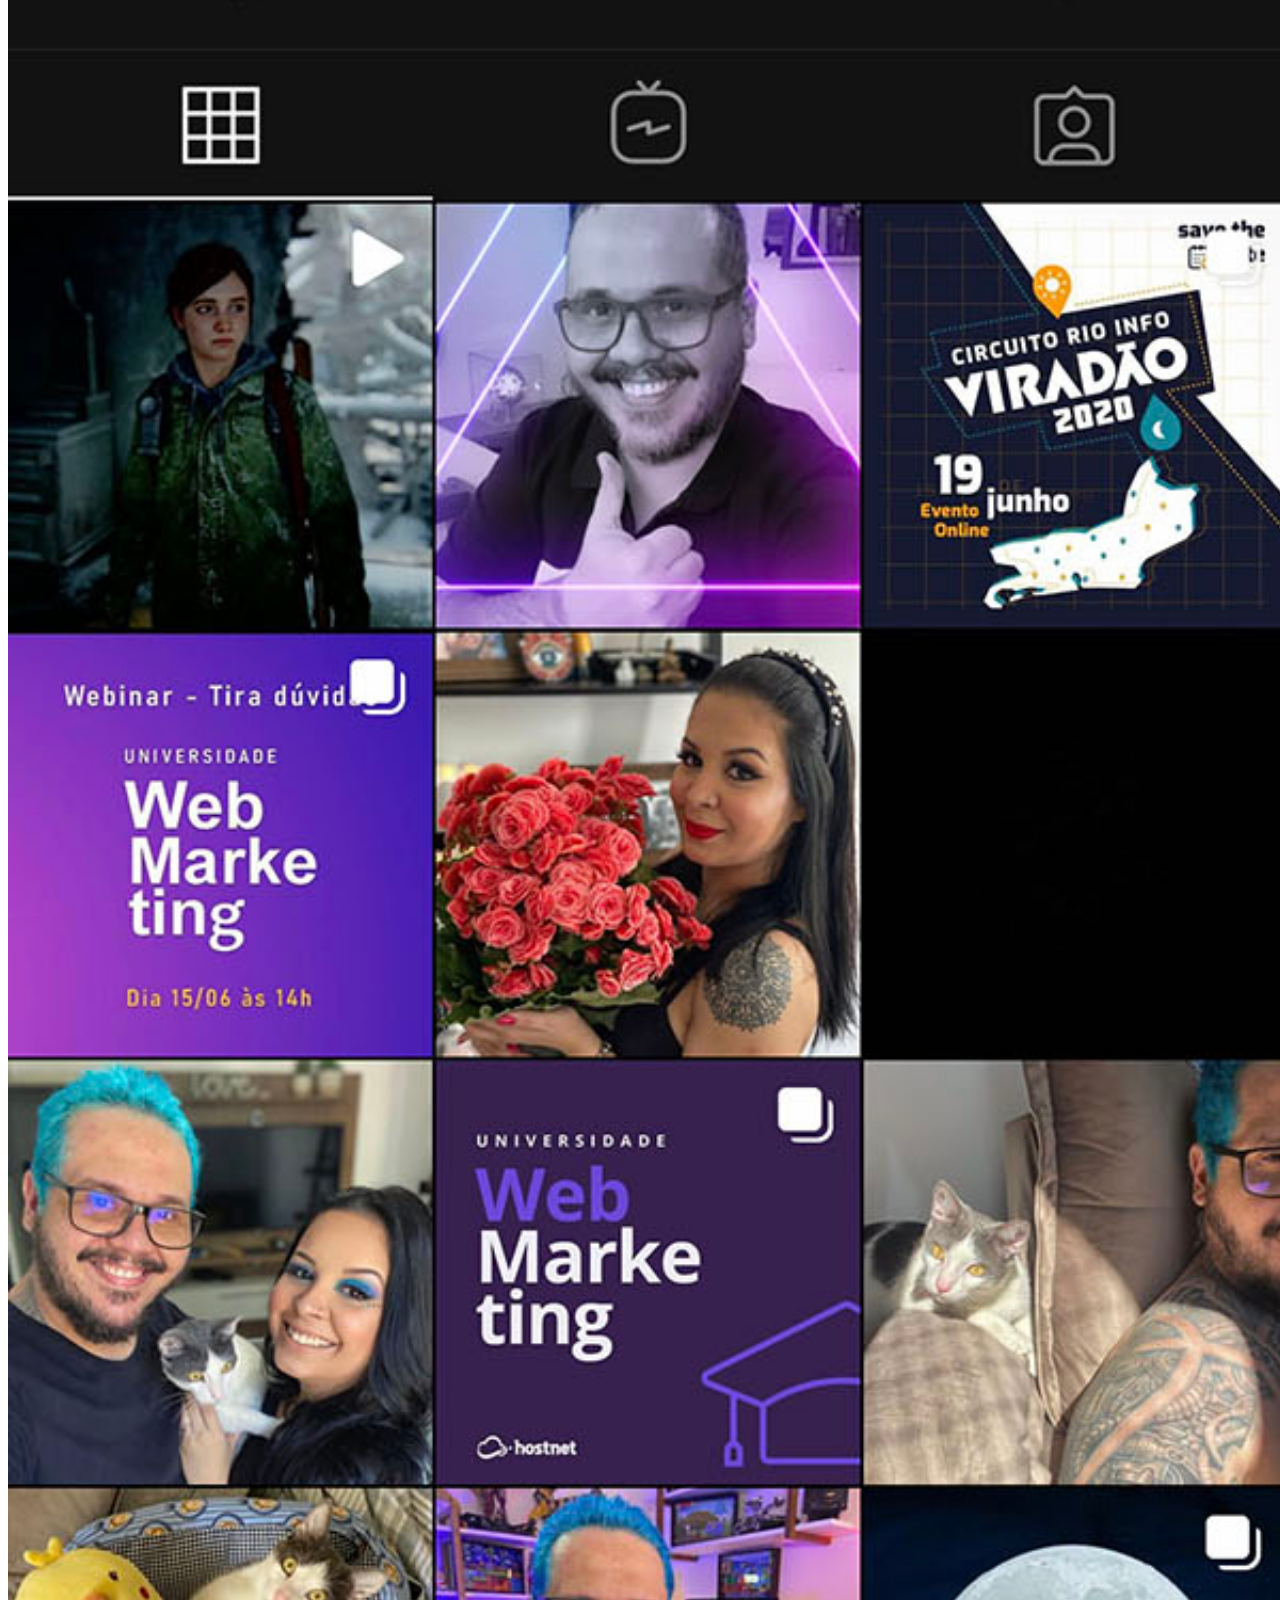
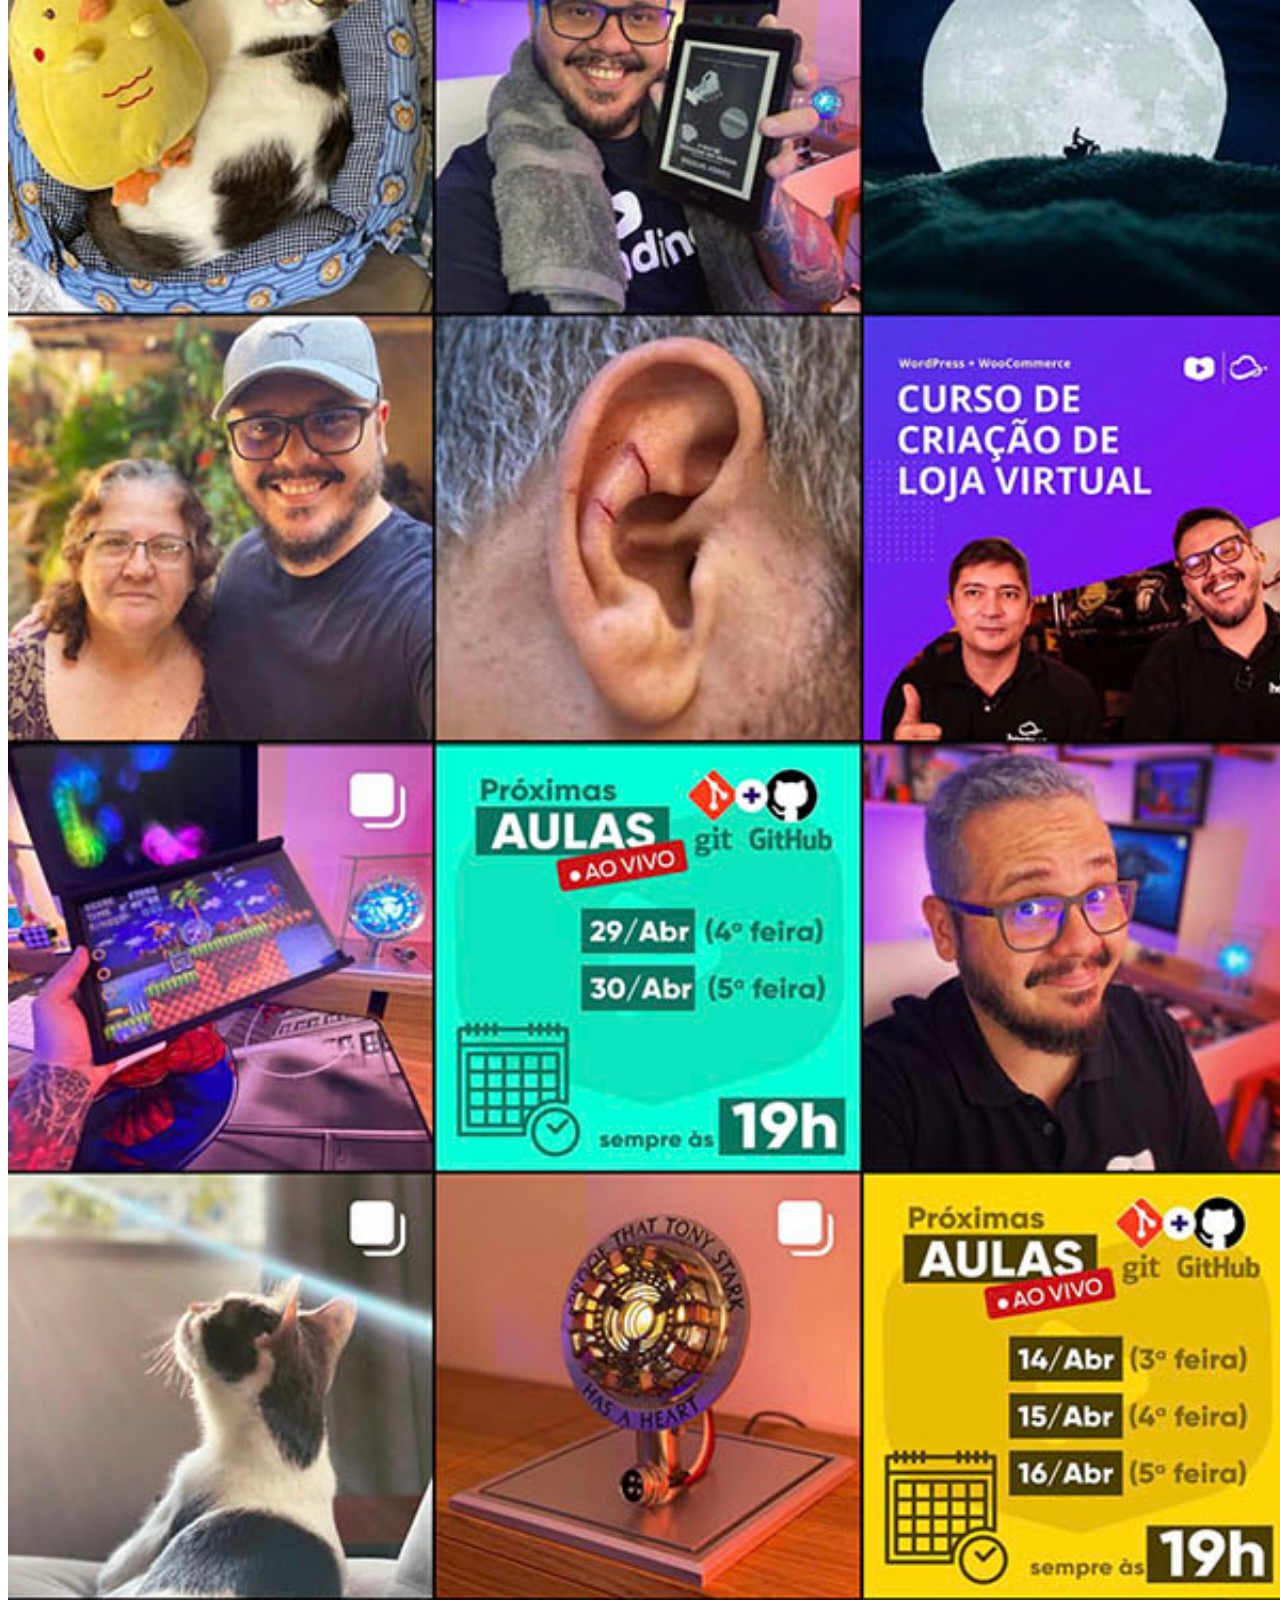
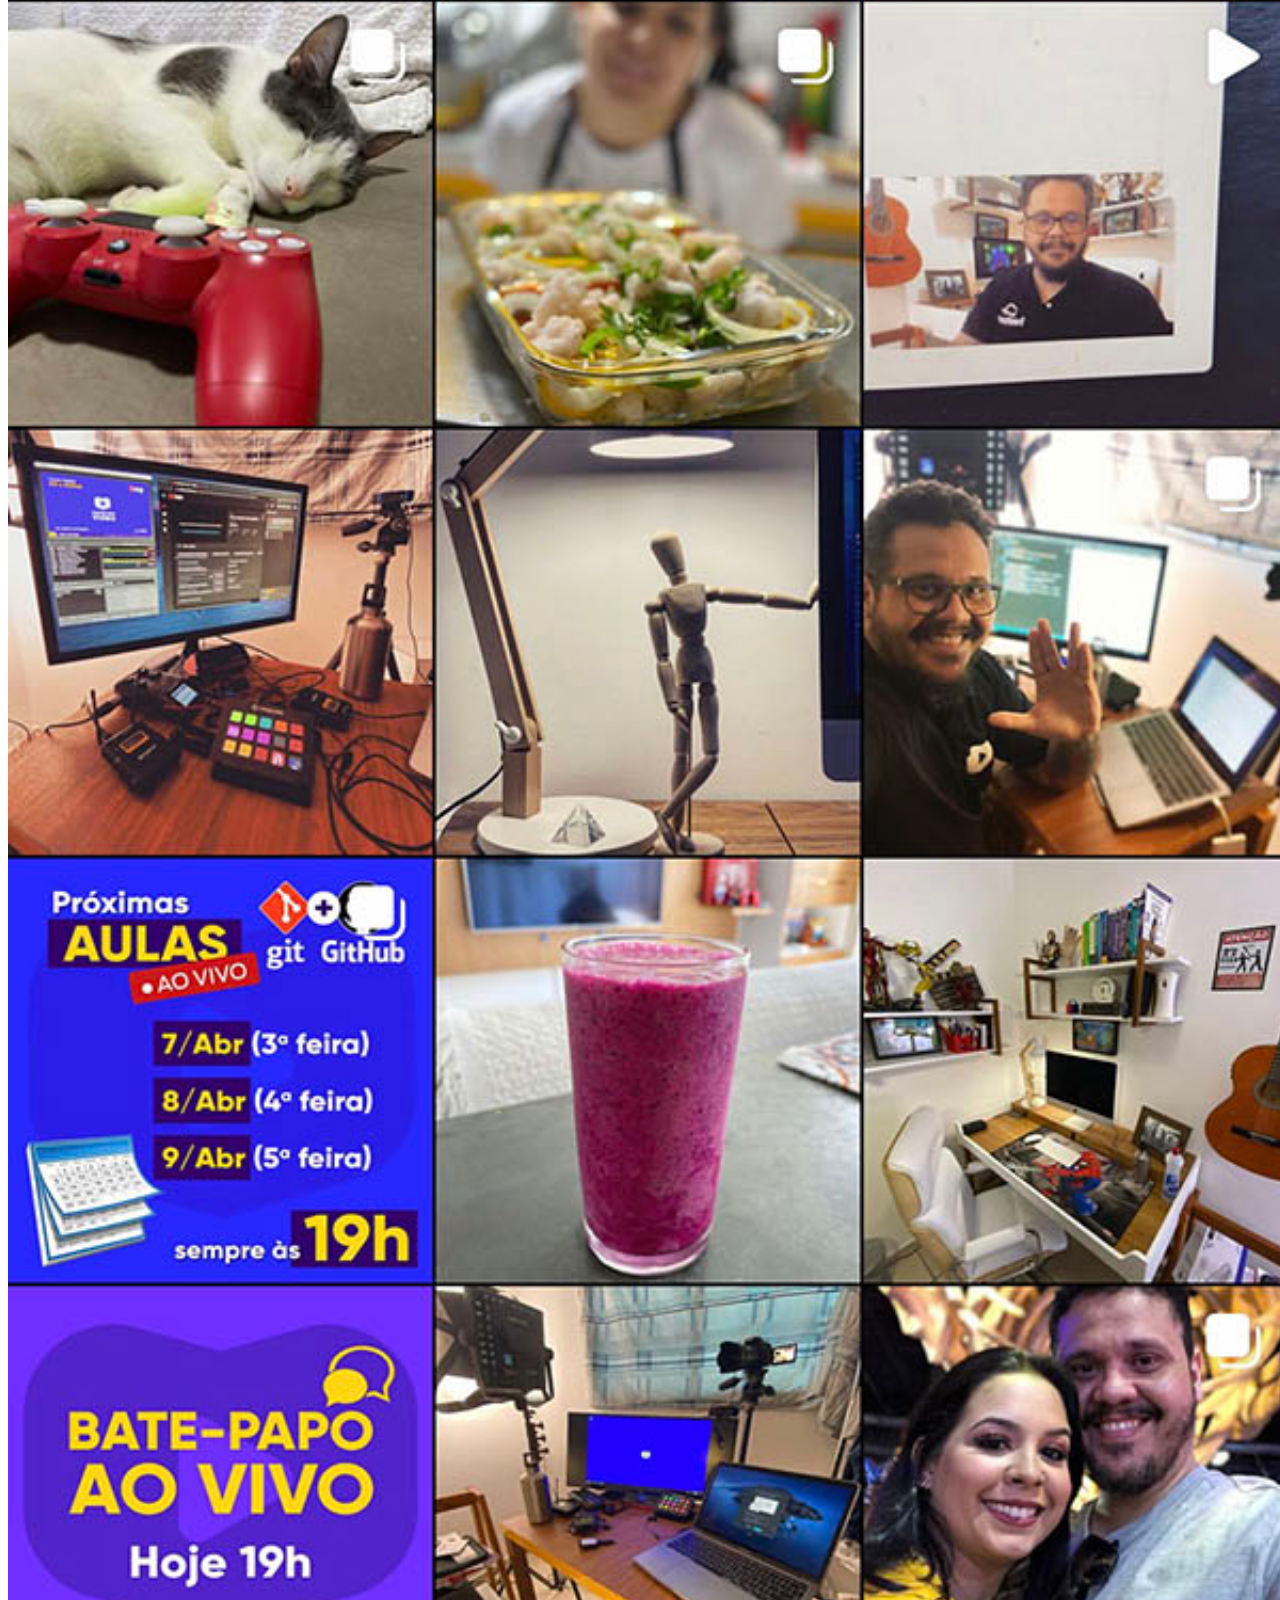
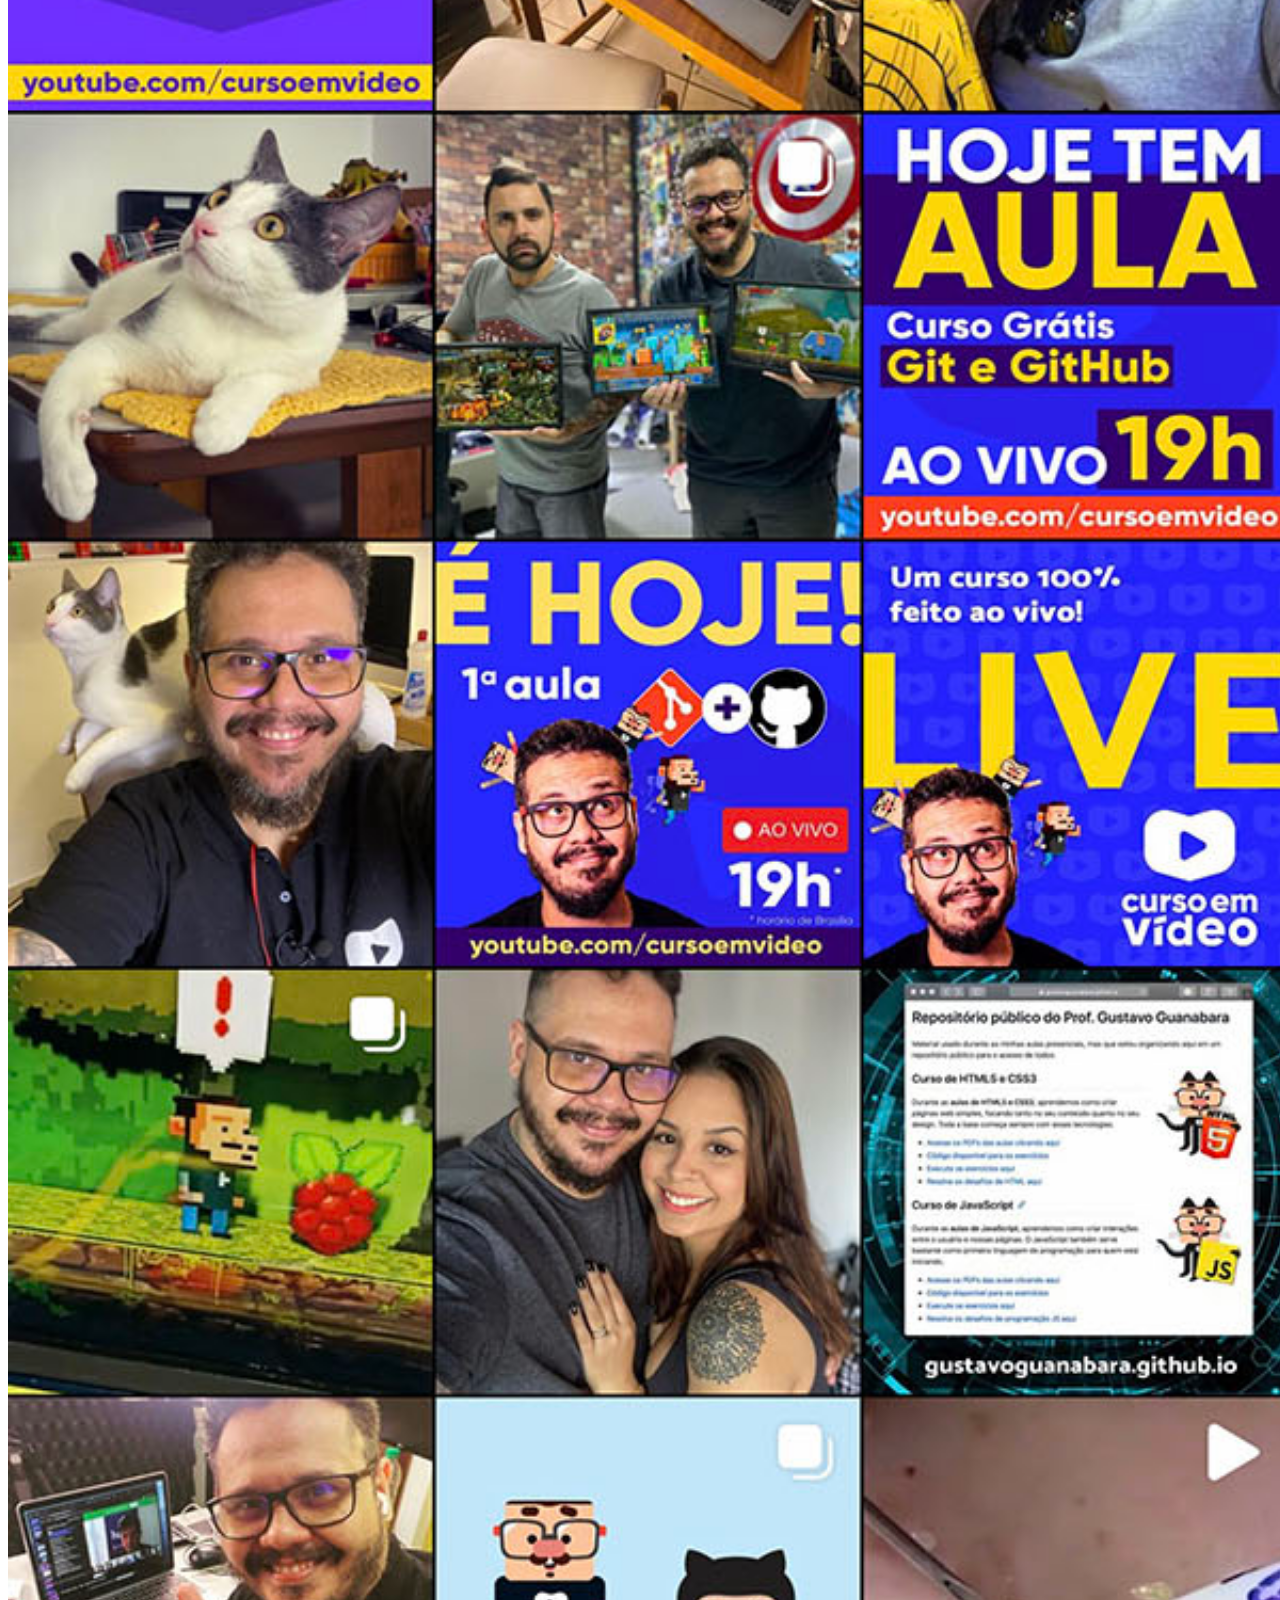
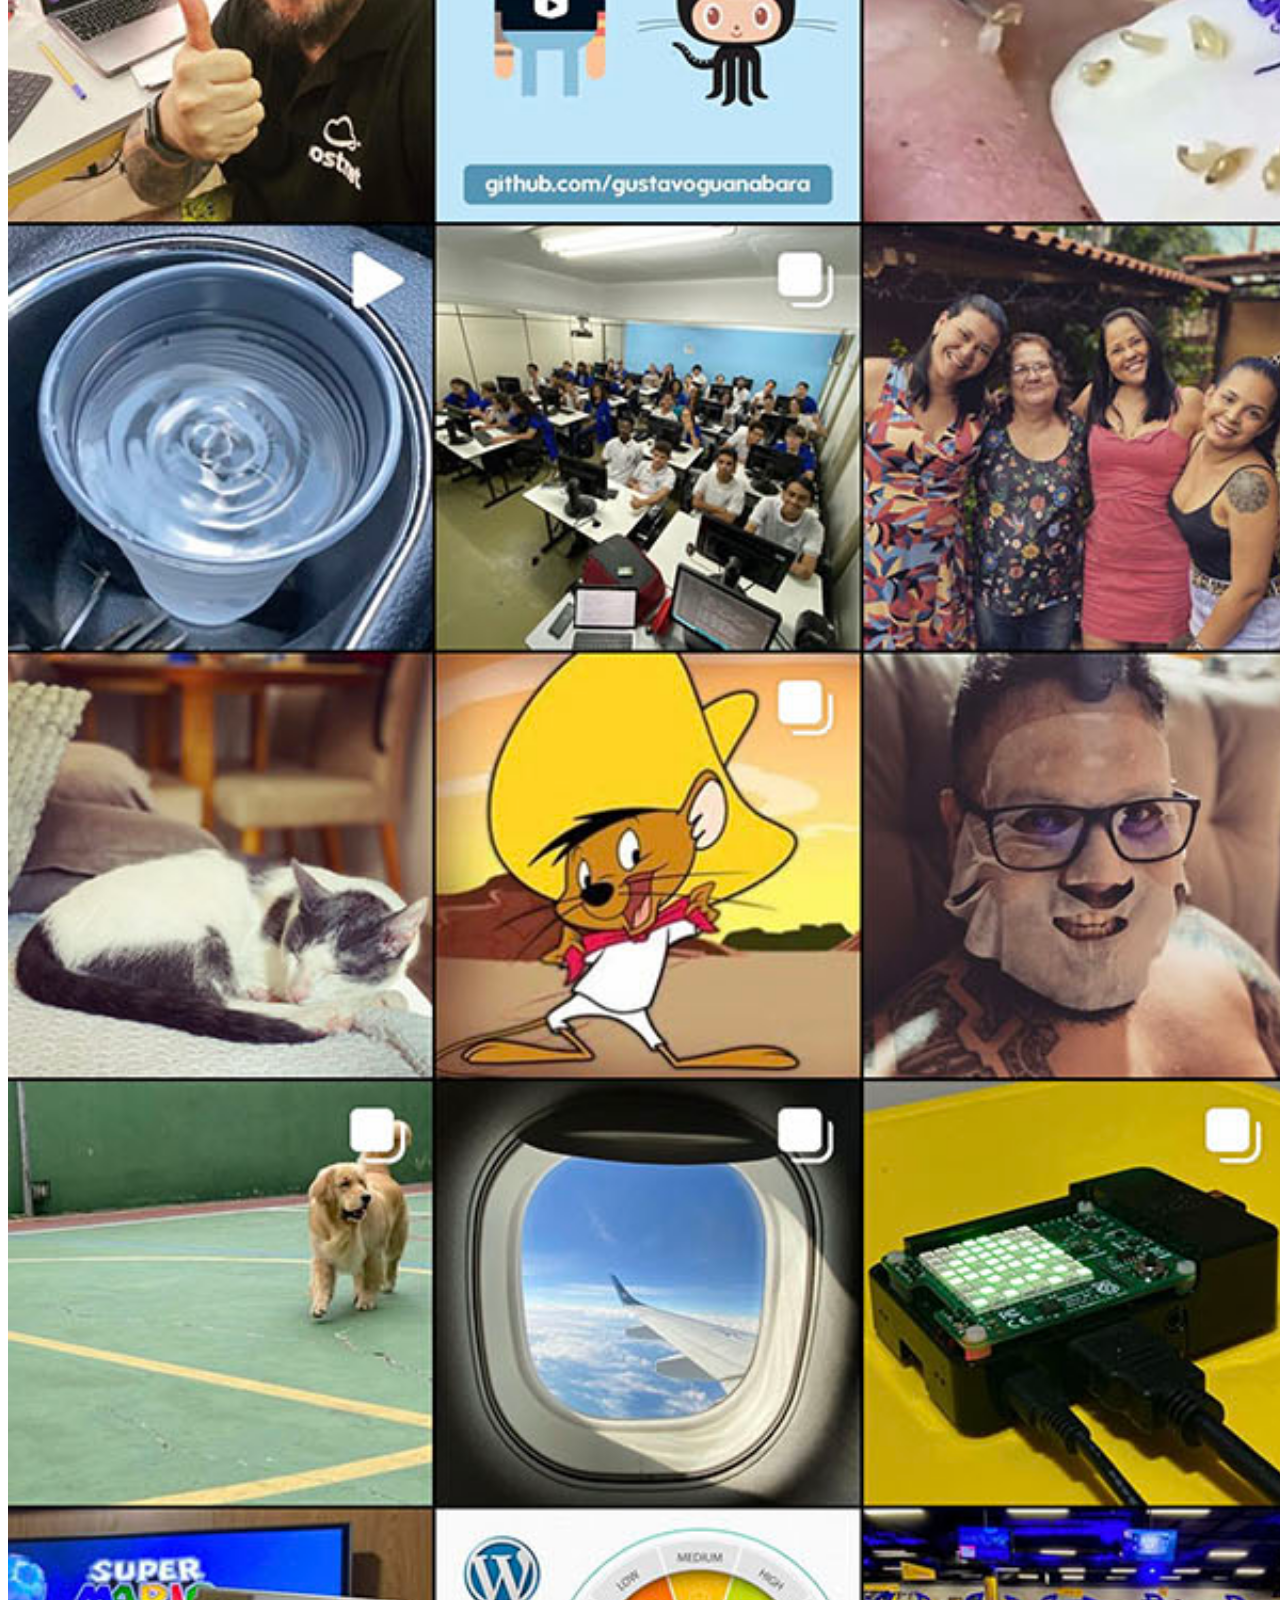
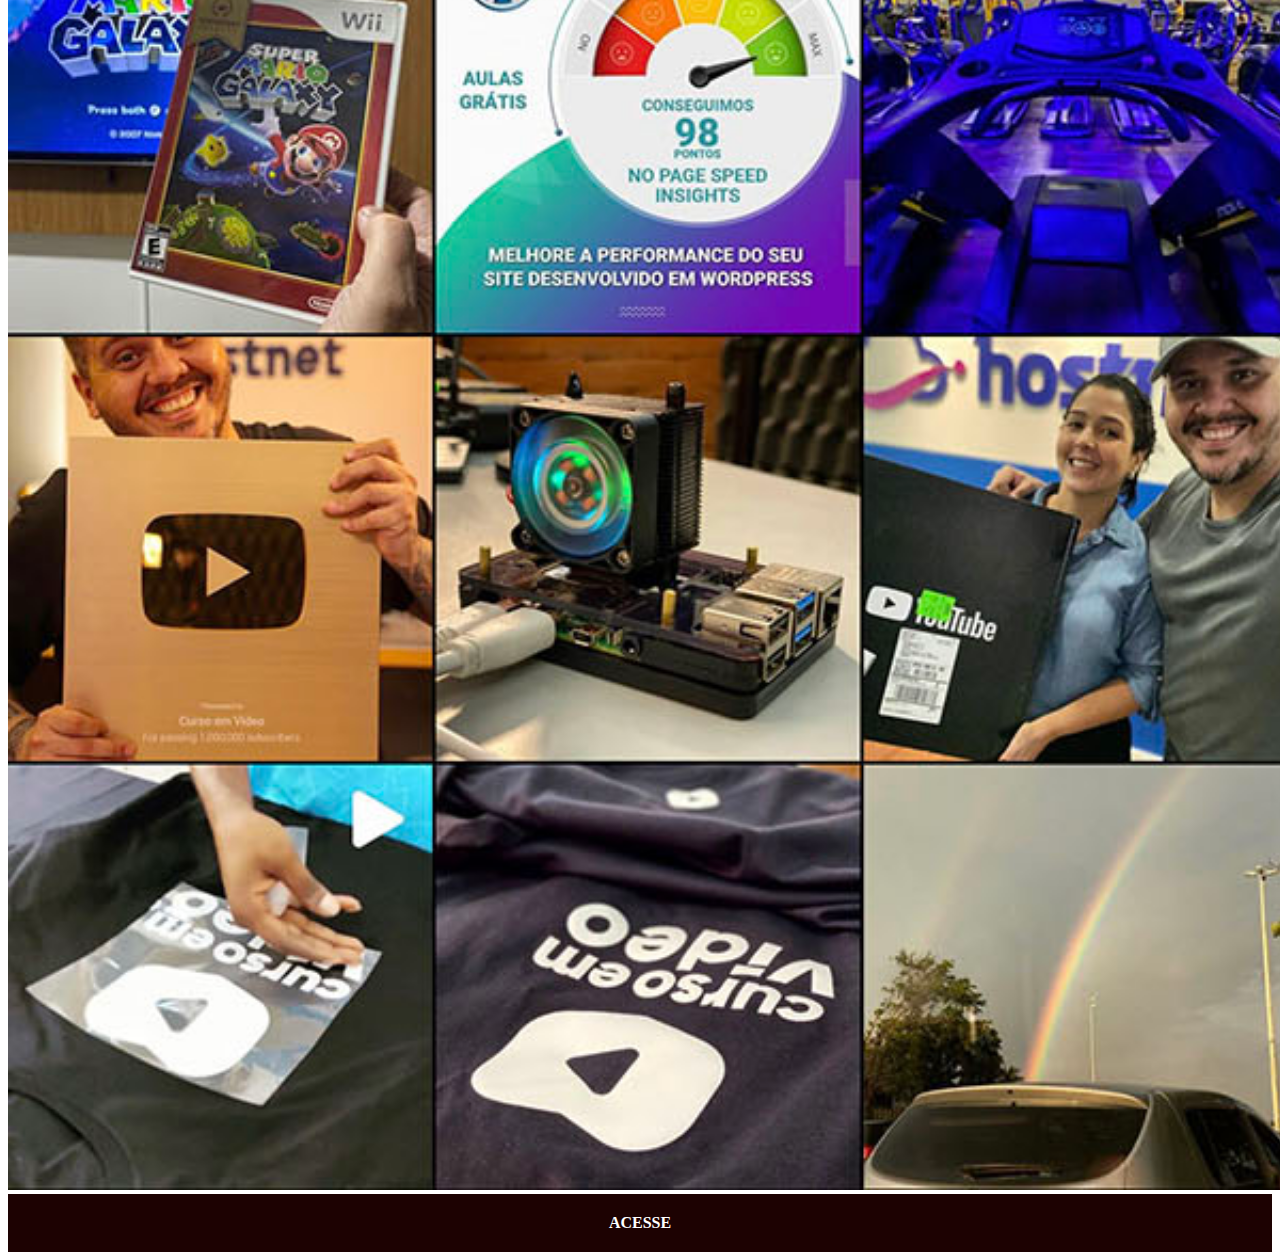
<file: instagram.html>
<!DOCTYPE html>
<html lang="pt-br">
<head>
    <meta charset="UTF-8">
    <meta http-equiv="X-UA-Compatible" content="IE=edge">
    <meta name="viewport" content="width=device-width, initial-scale=1.0">
    <title>instagram</title>
    <link rel="stylesheet" href="estilos/social.css">
</head>
<body>
    <img src="imagens/tela-instagram.jpg" alt="instagram">
    <a href="http://instagram.com" target="_blank">ACESSE</a>
</body>
</html>
</file>
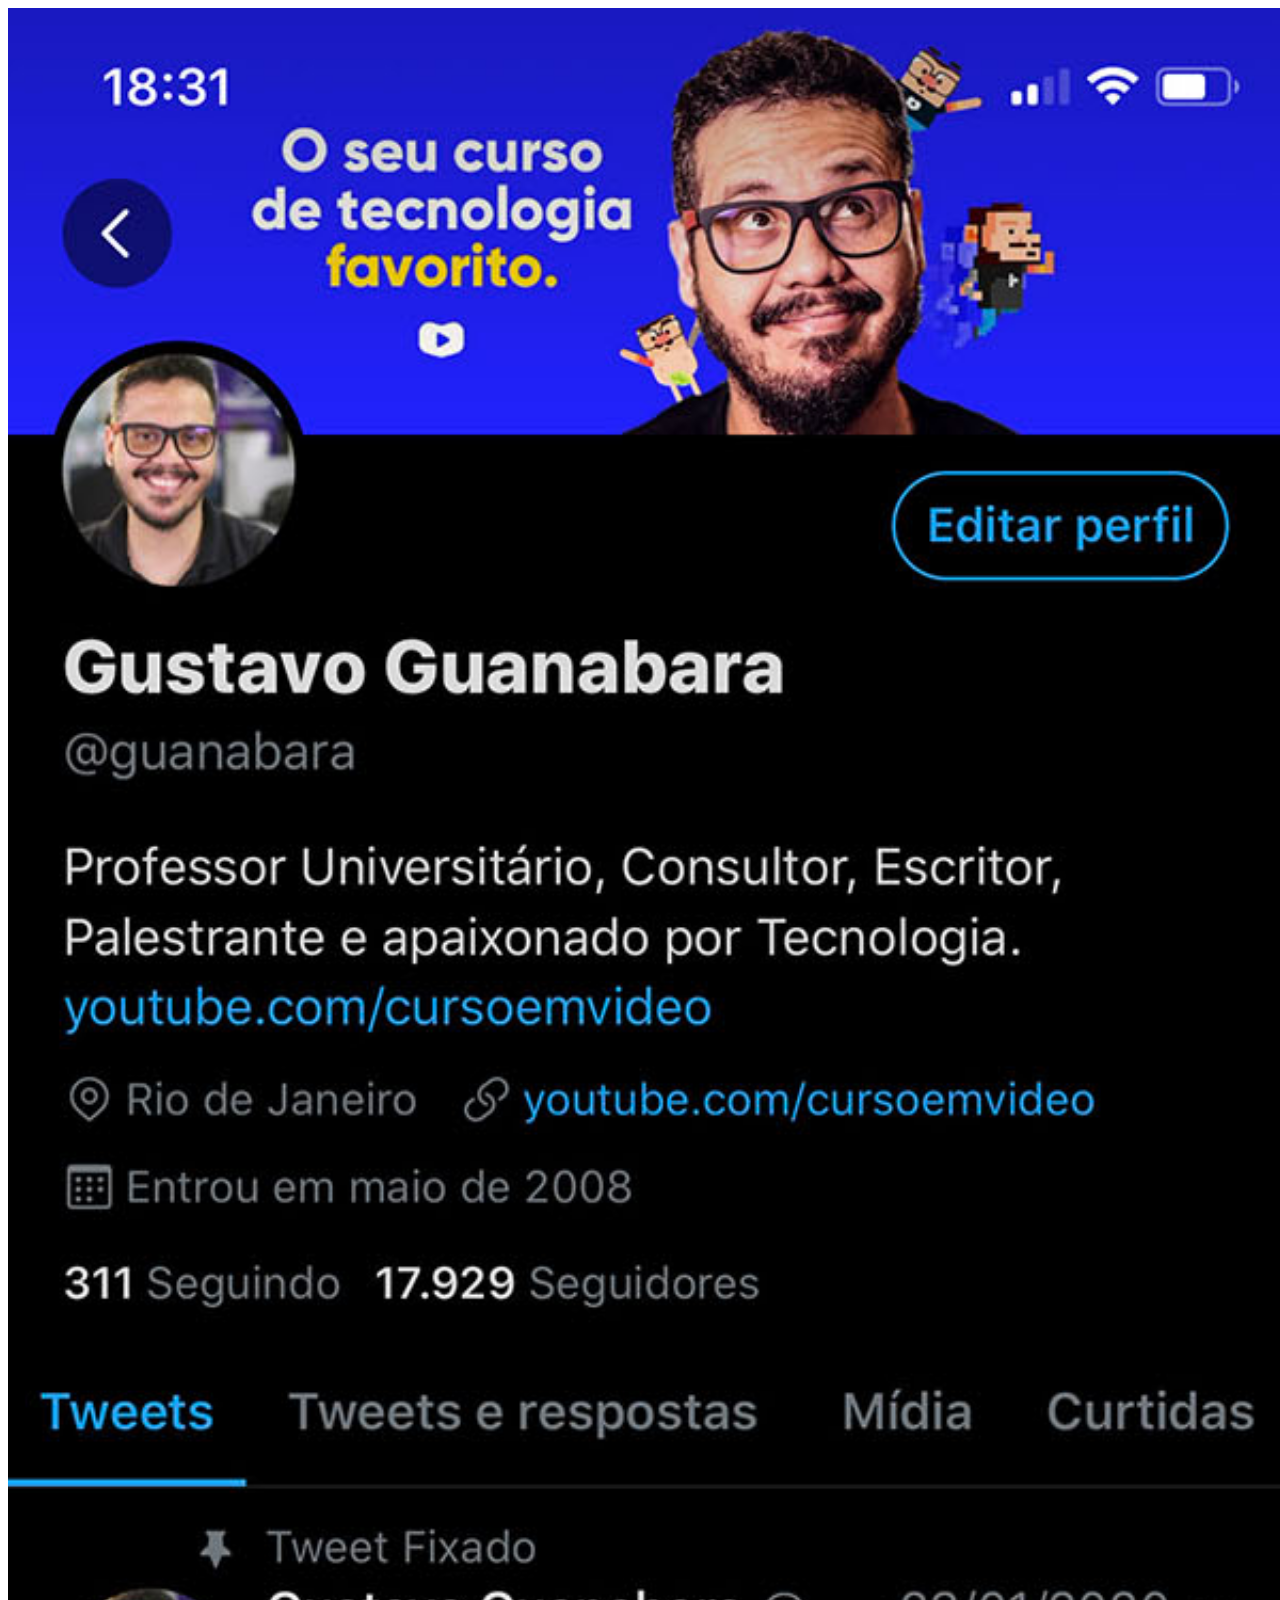
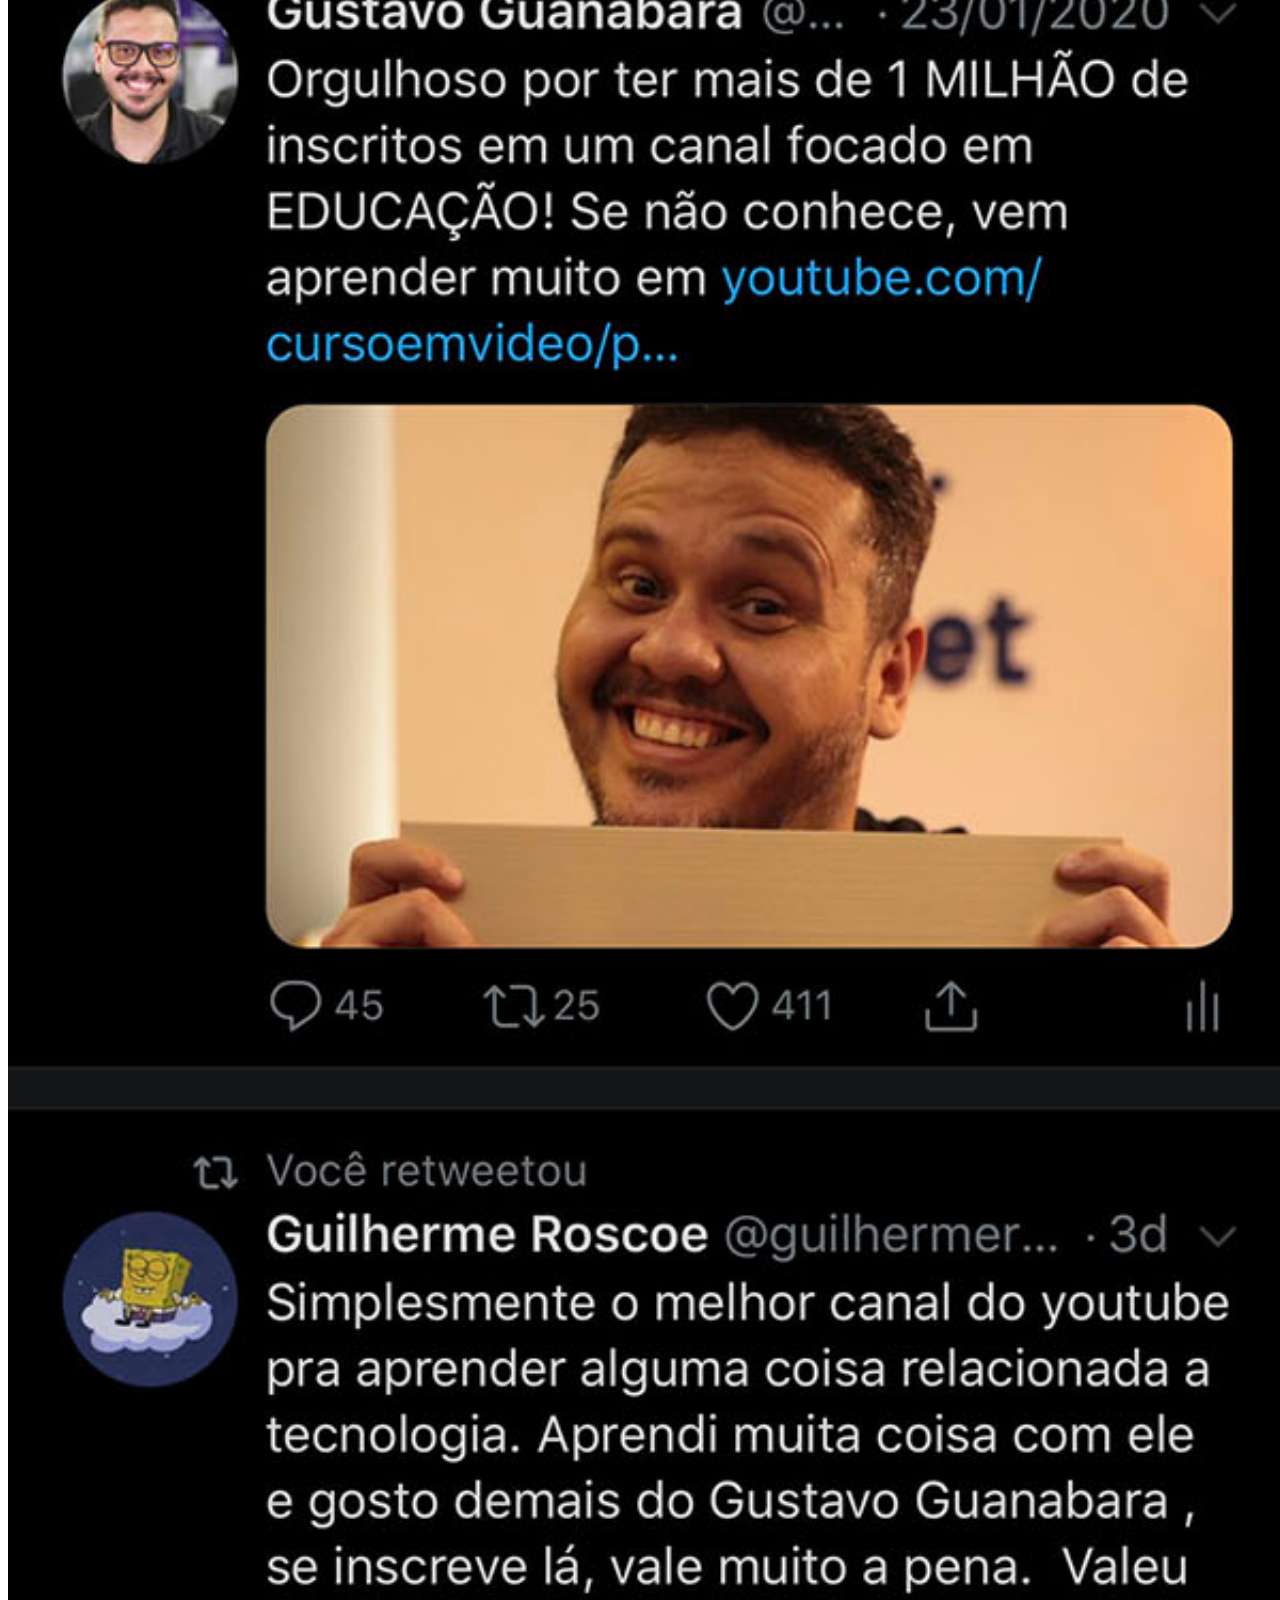
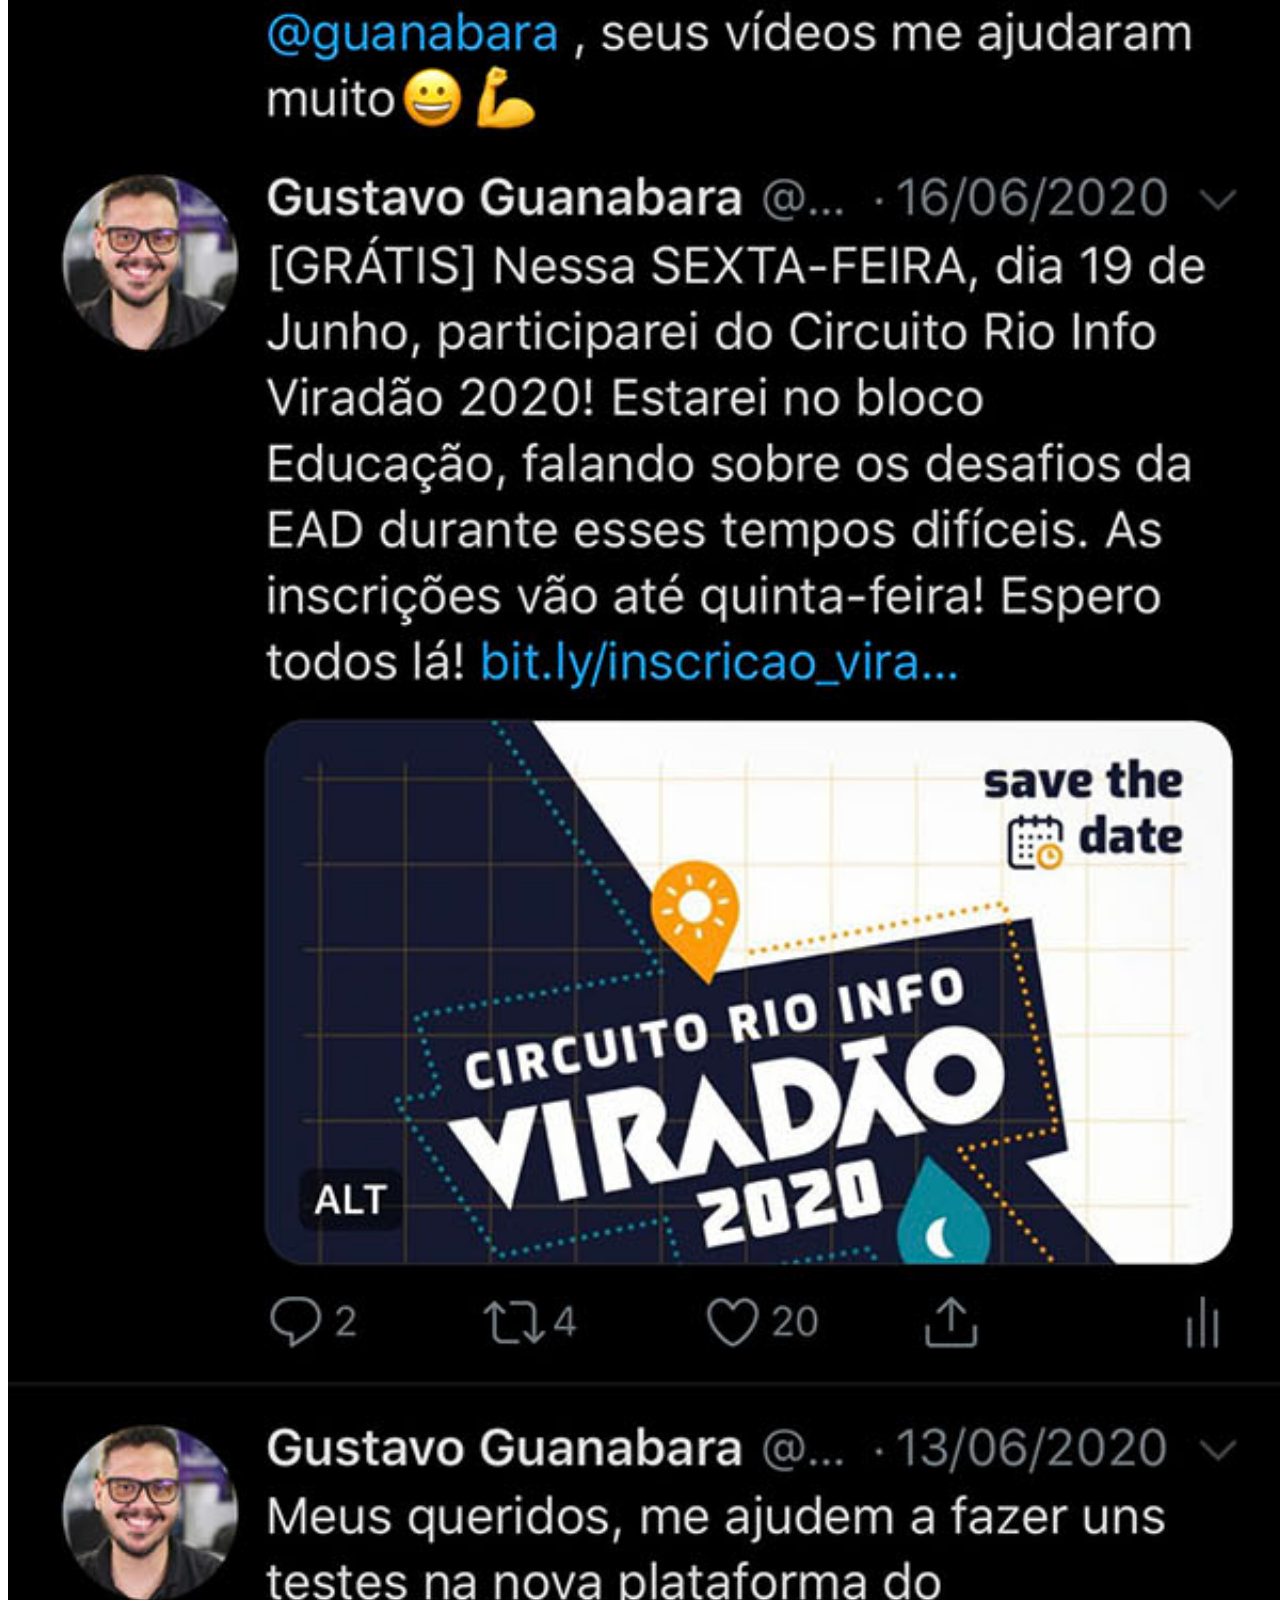
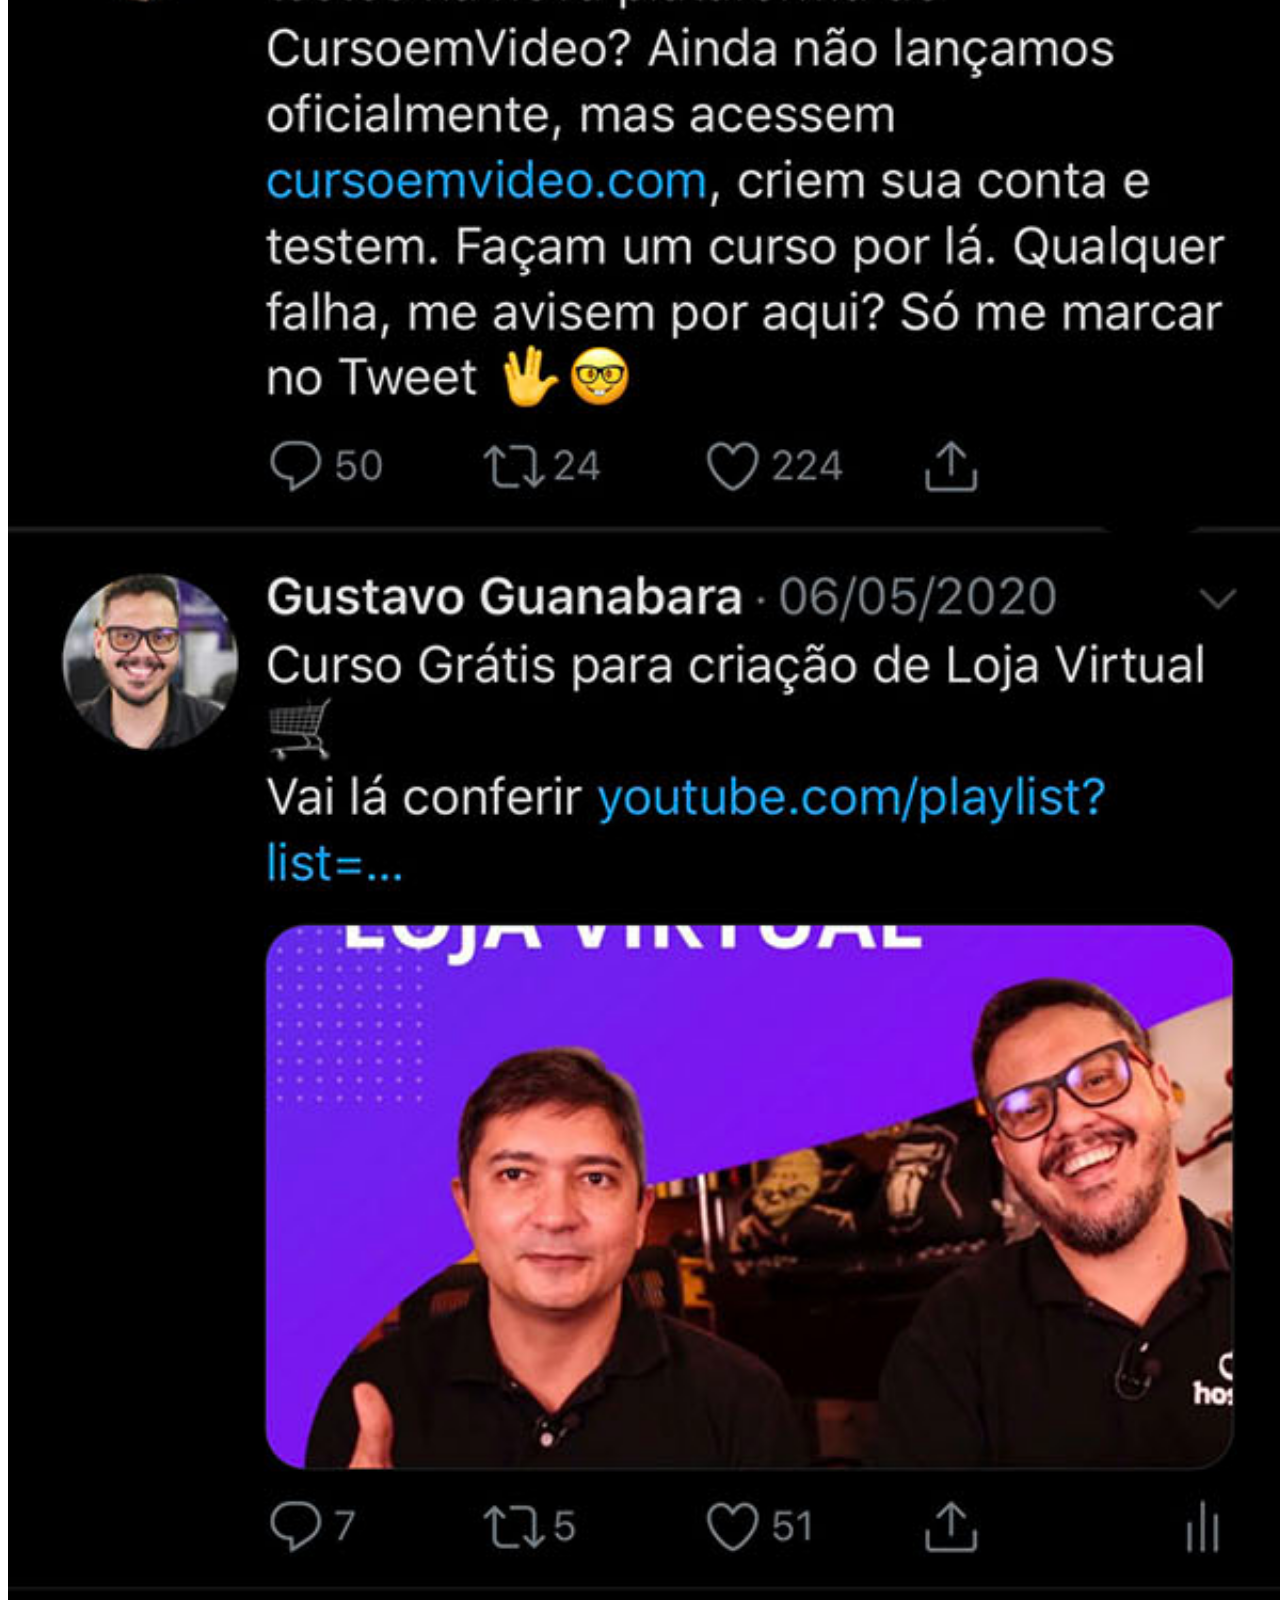
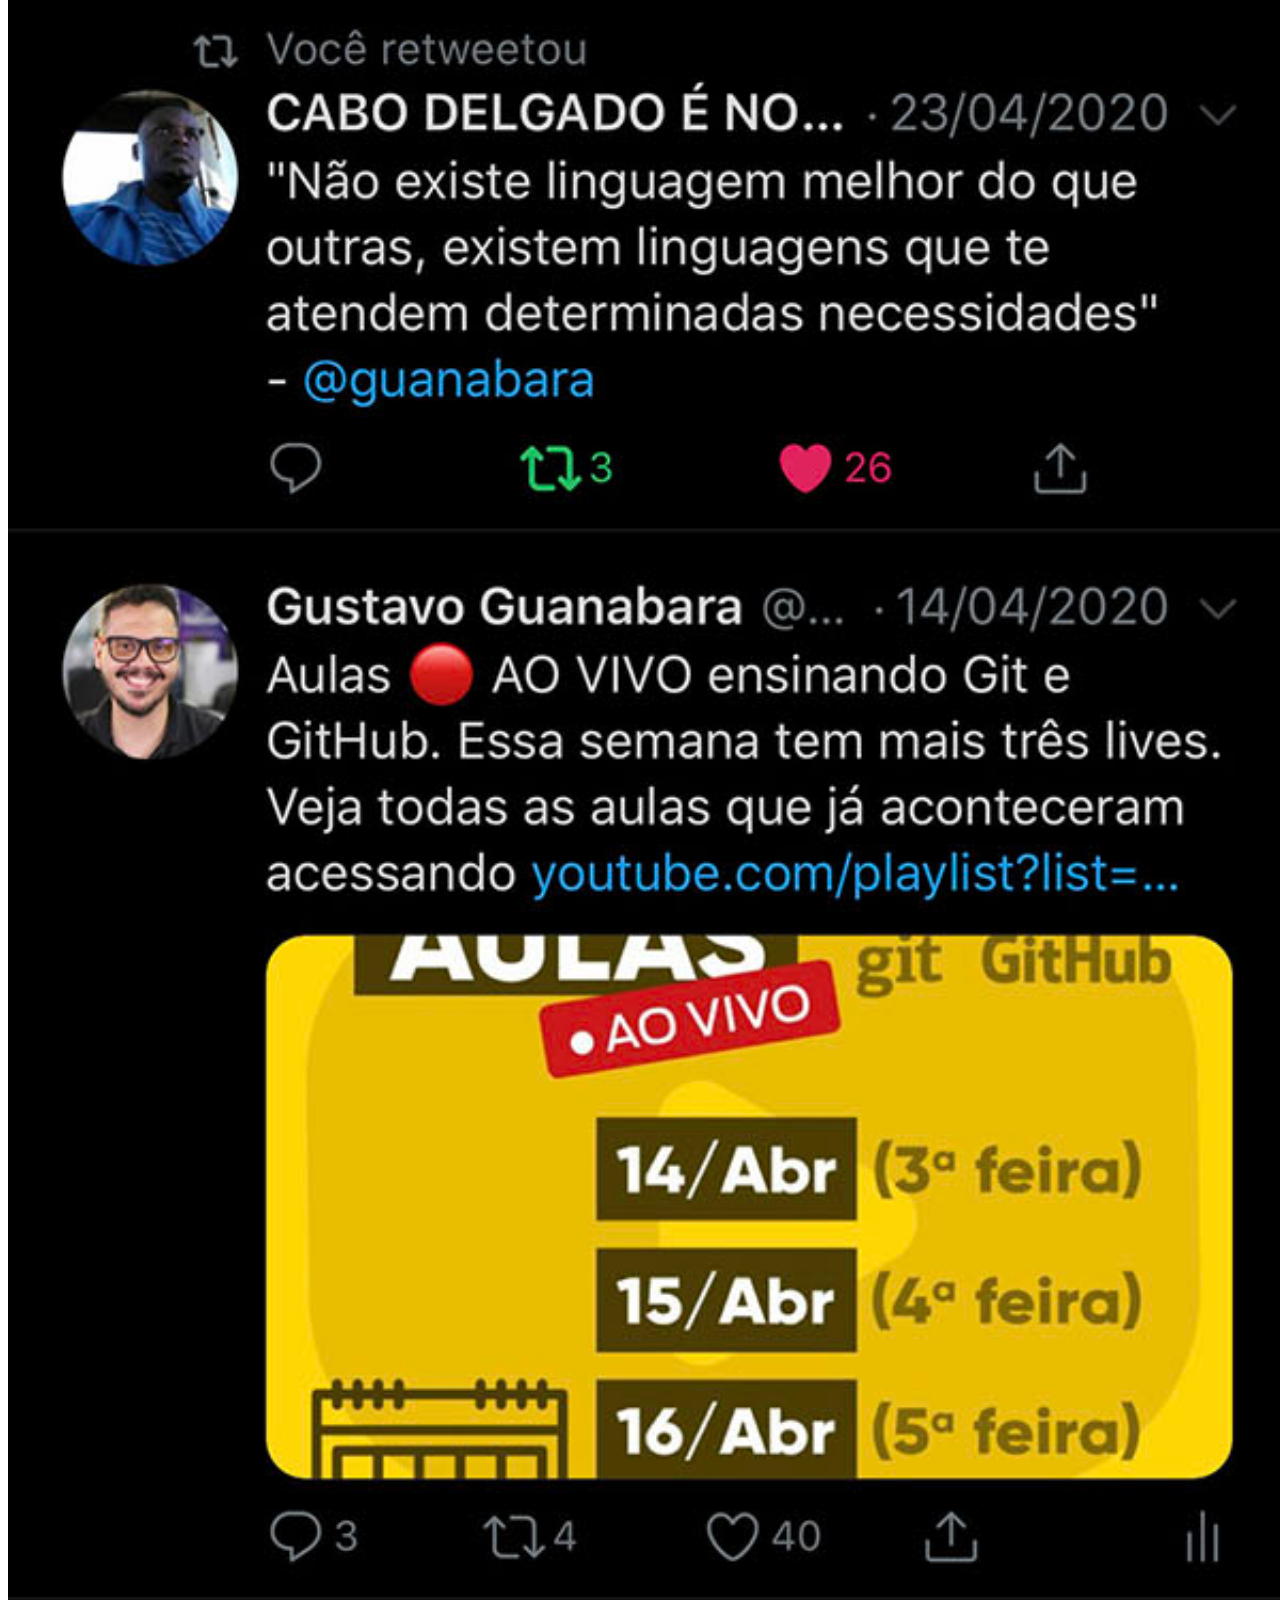
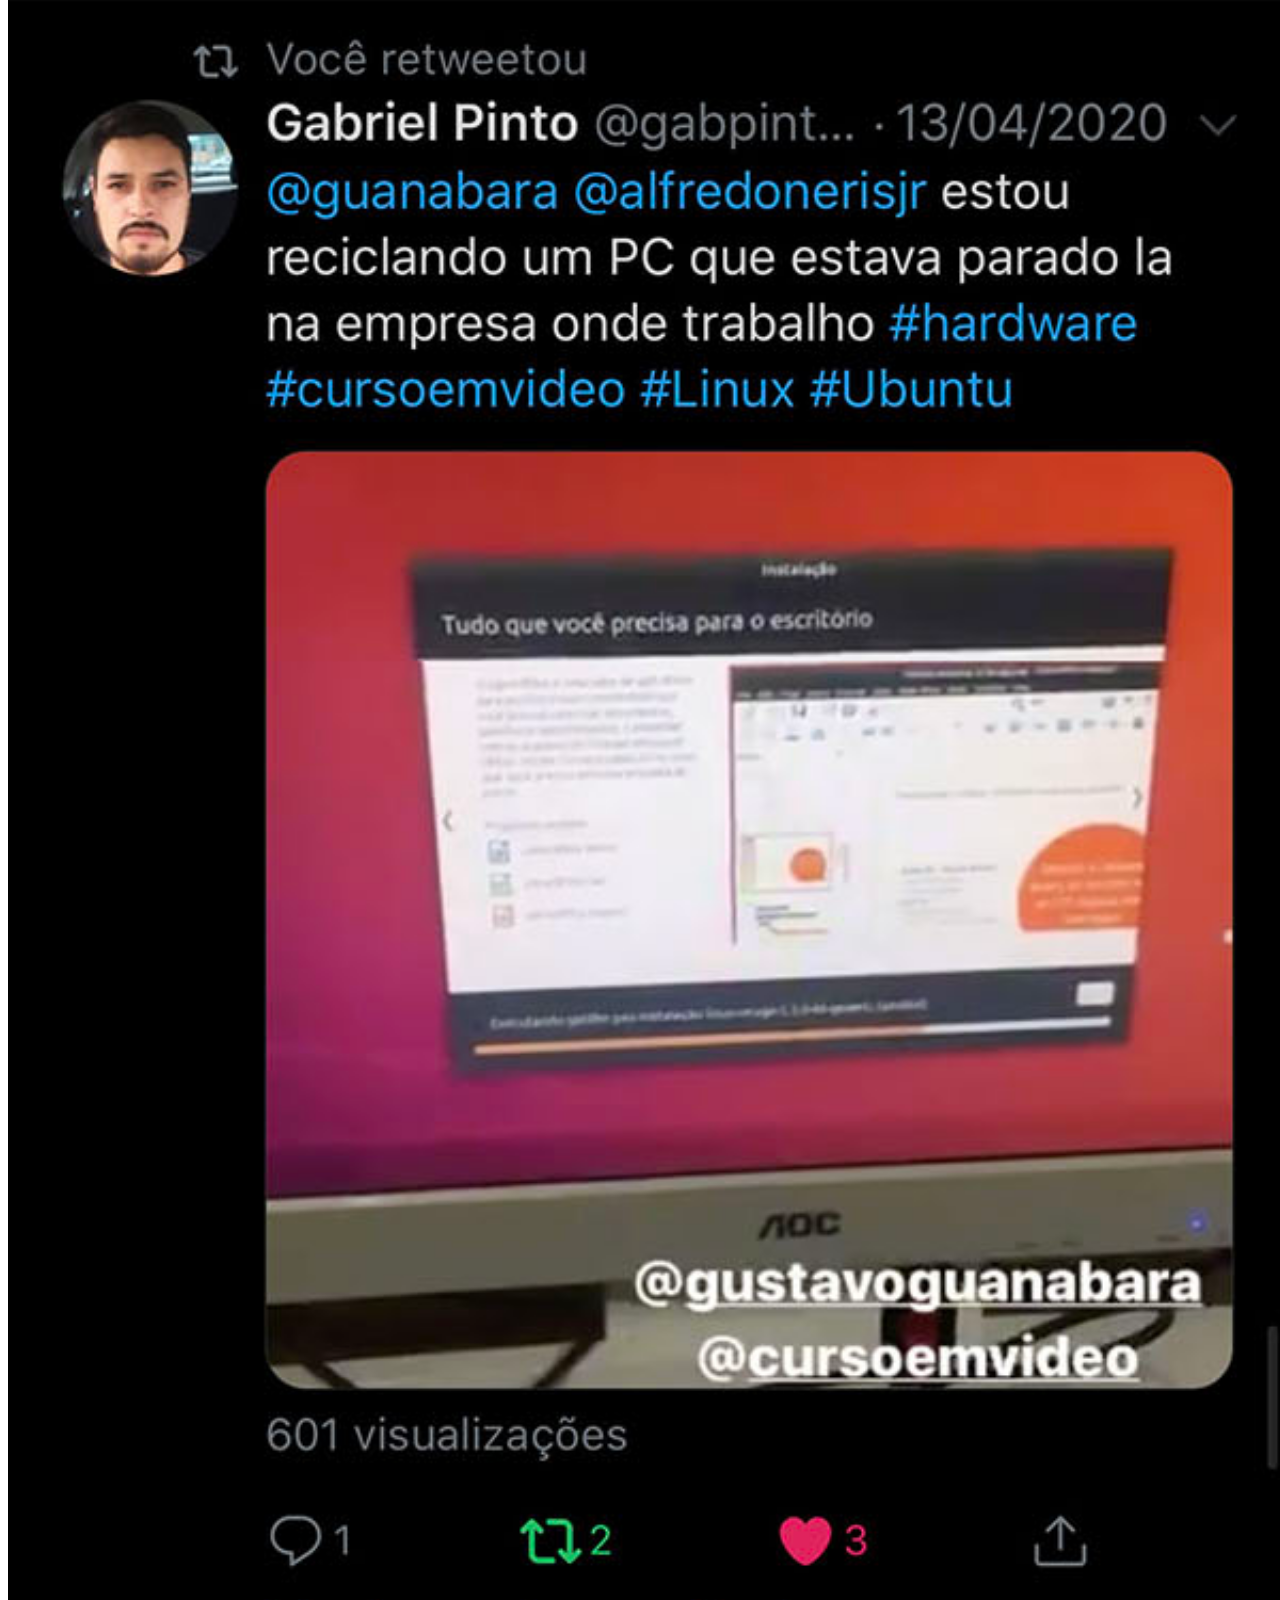
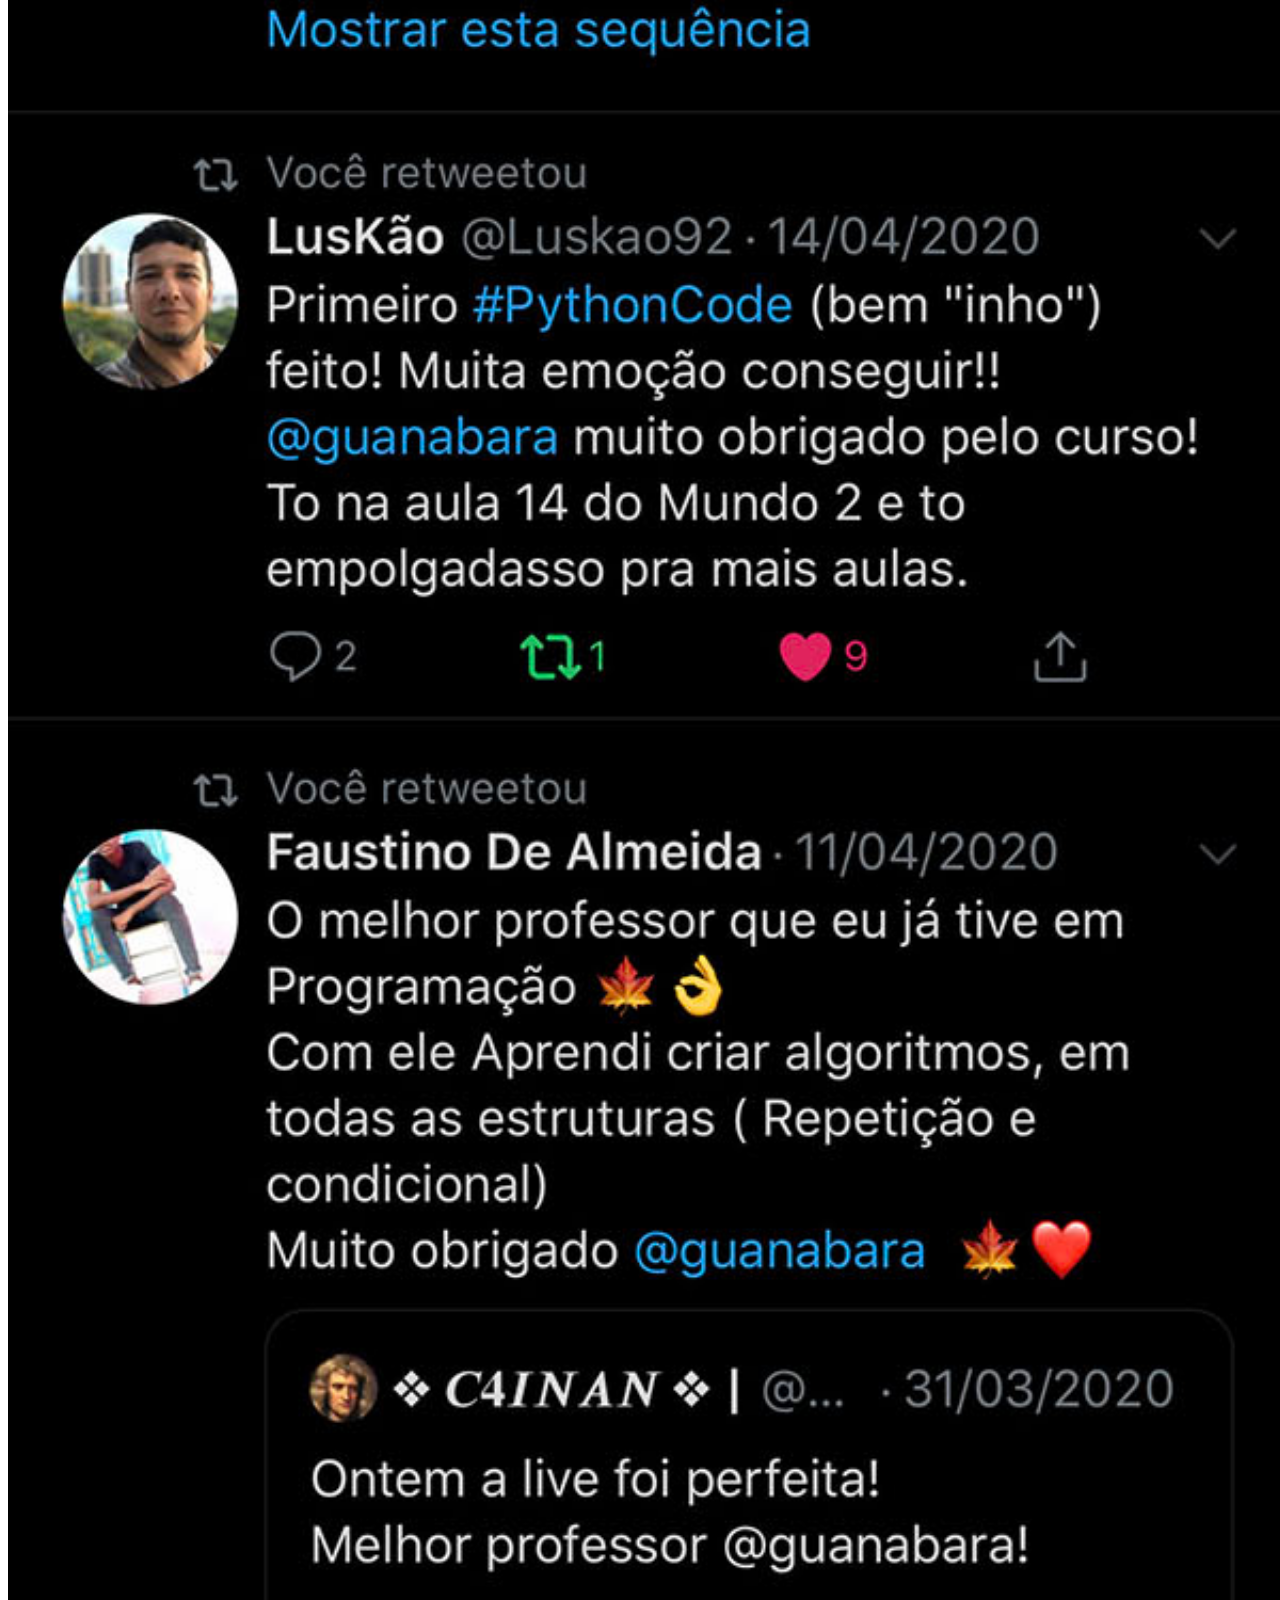
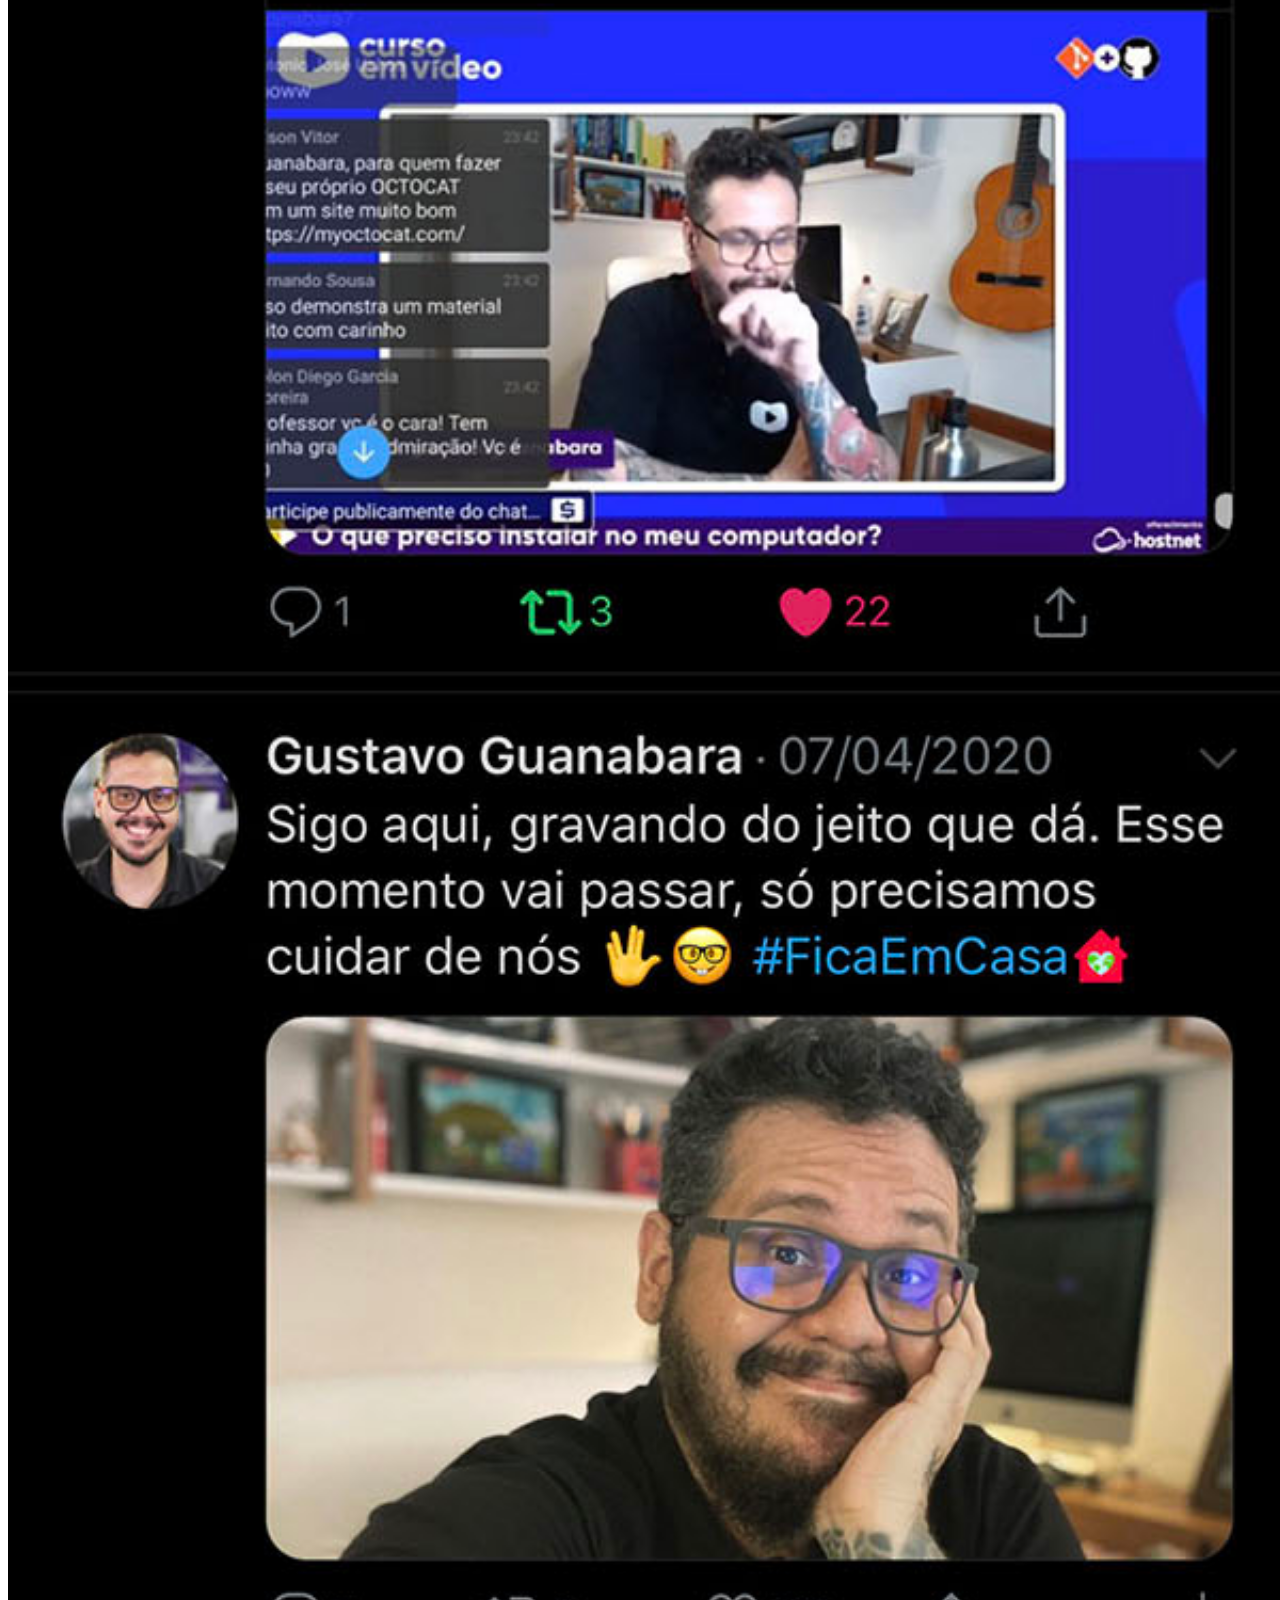
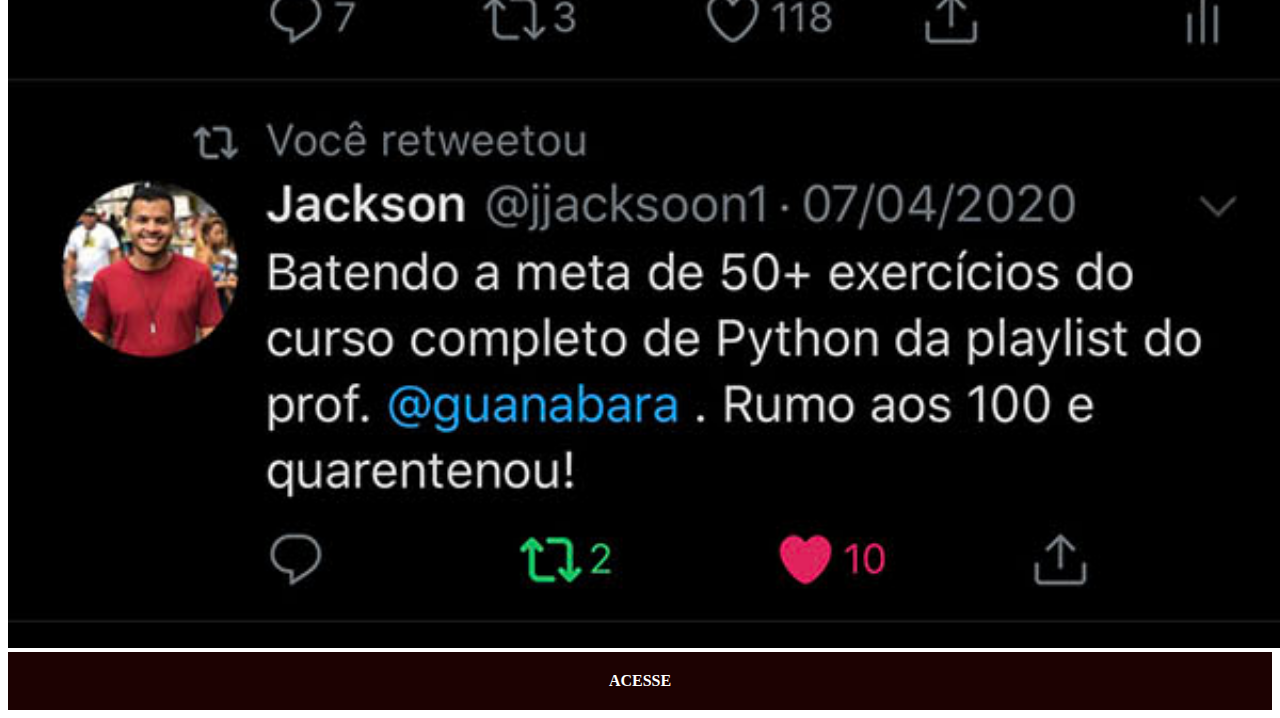
<file: twitter.html>
<!DOCTYPE html>
<html lang="pt-br>
<head>
    <meta charset="UTF-8">
    <meta http-equiv="X-UA-Compatible" content="IE=edge">
    <meta name="viewport" content="width=device-width, initial-scale=1.0">
    <title>twitter</title>
    <link rel="stylesheet" href="estilos/social.css">
</head>
<body>
    <img src="imagens/tela-twitter.jpg" alt="twitter">
    <a href="https://www.twitter.com">ACESSE</a>
</body>
</html>
</file>
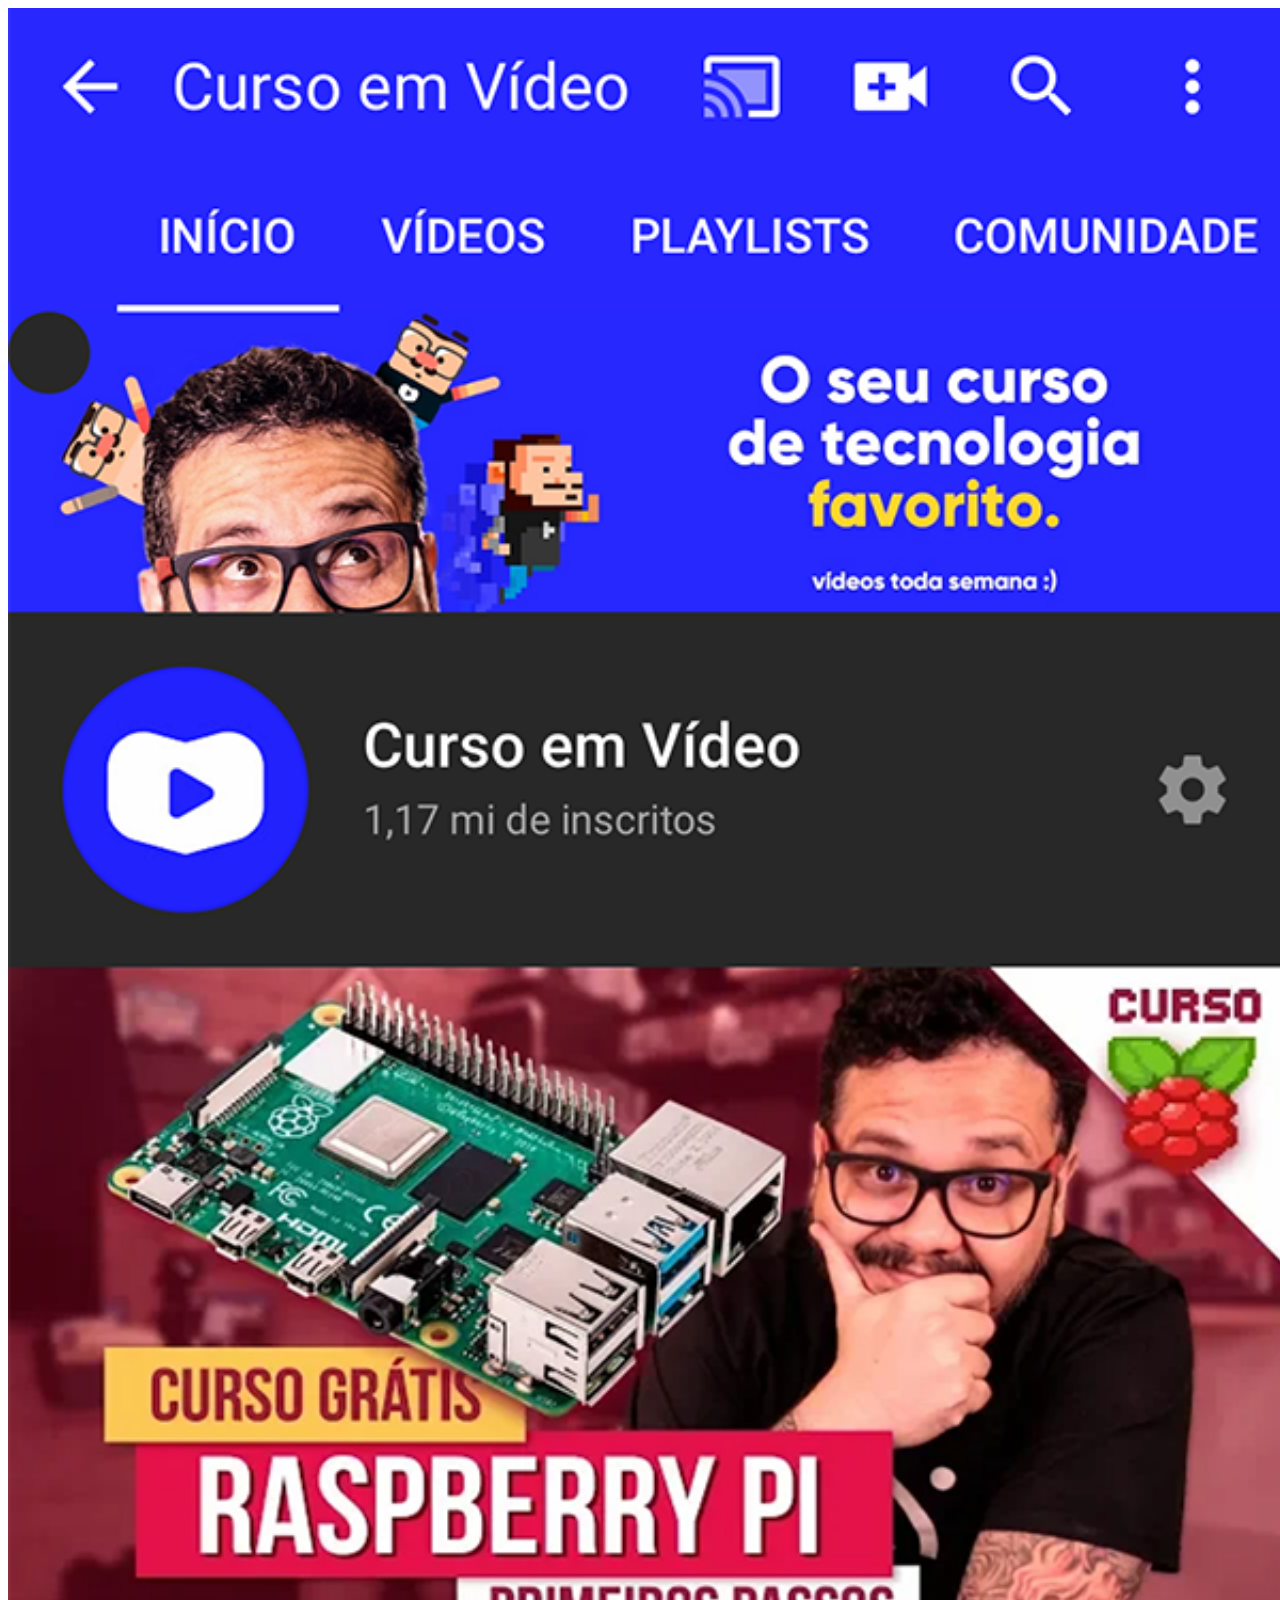
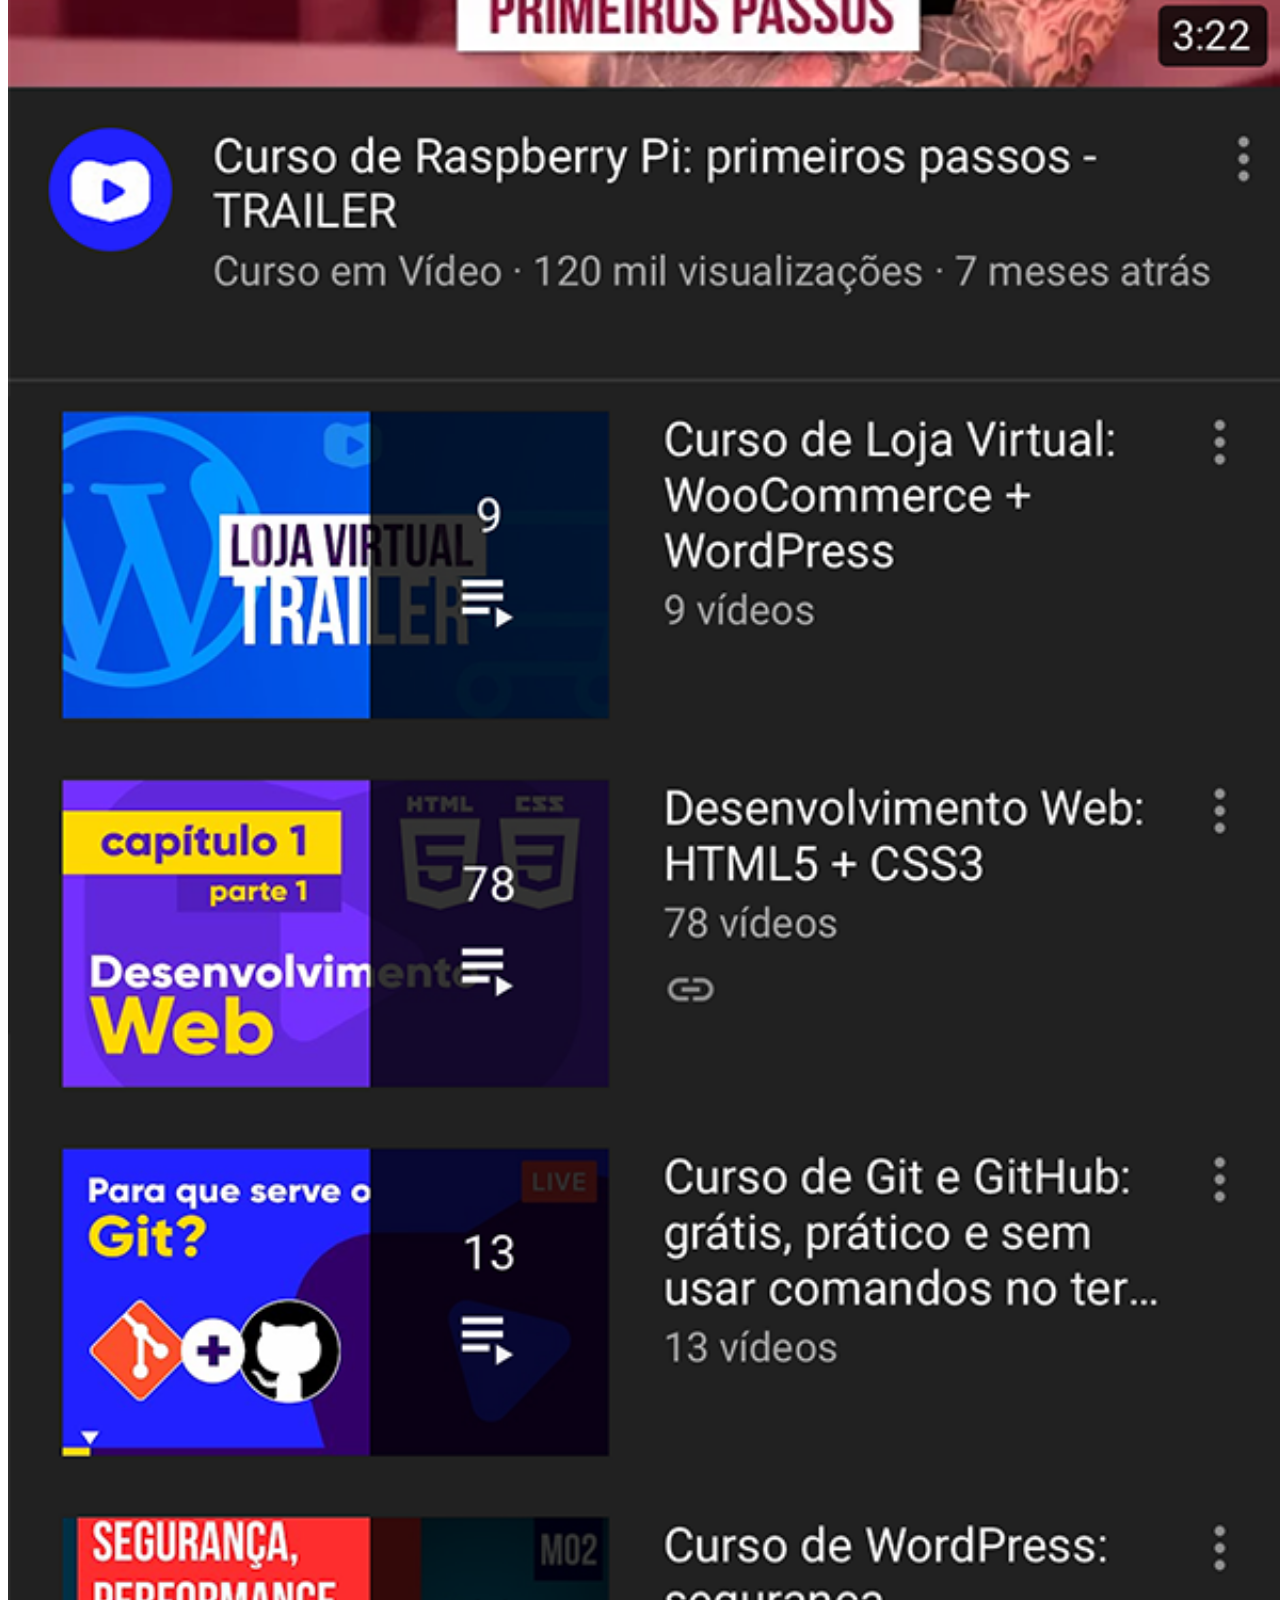
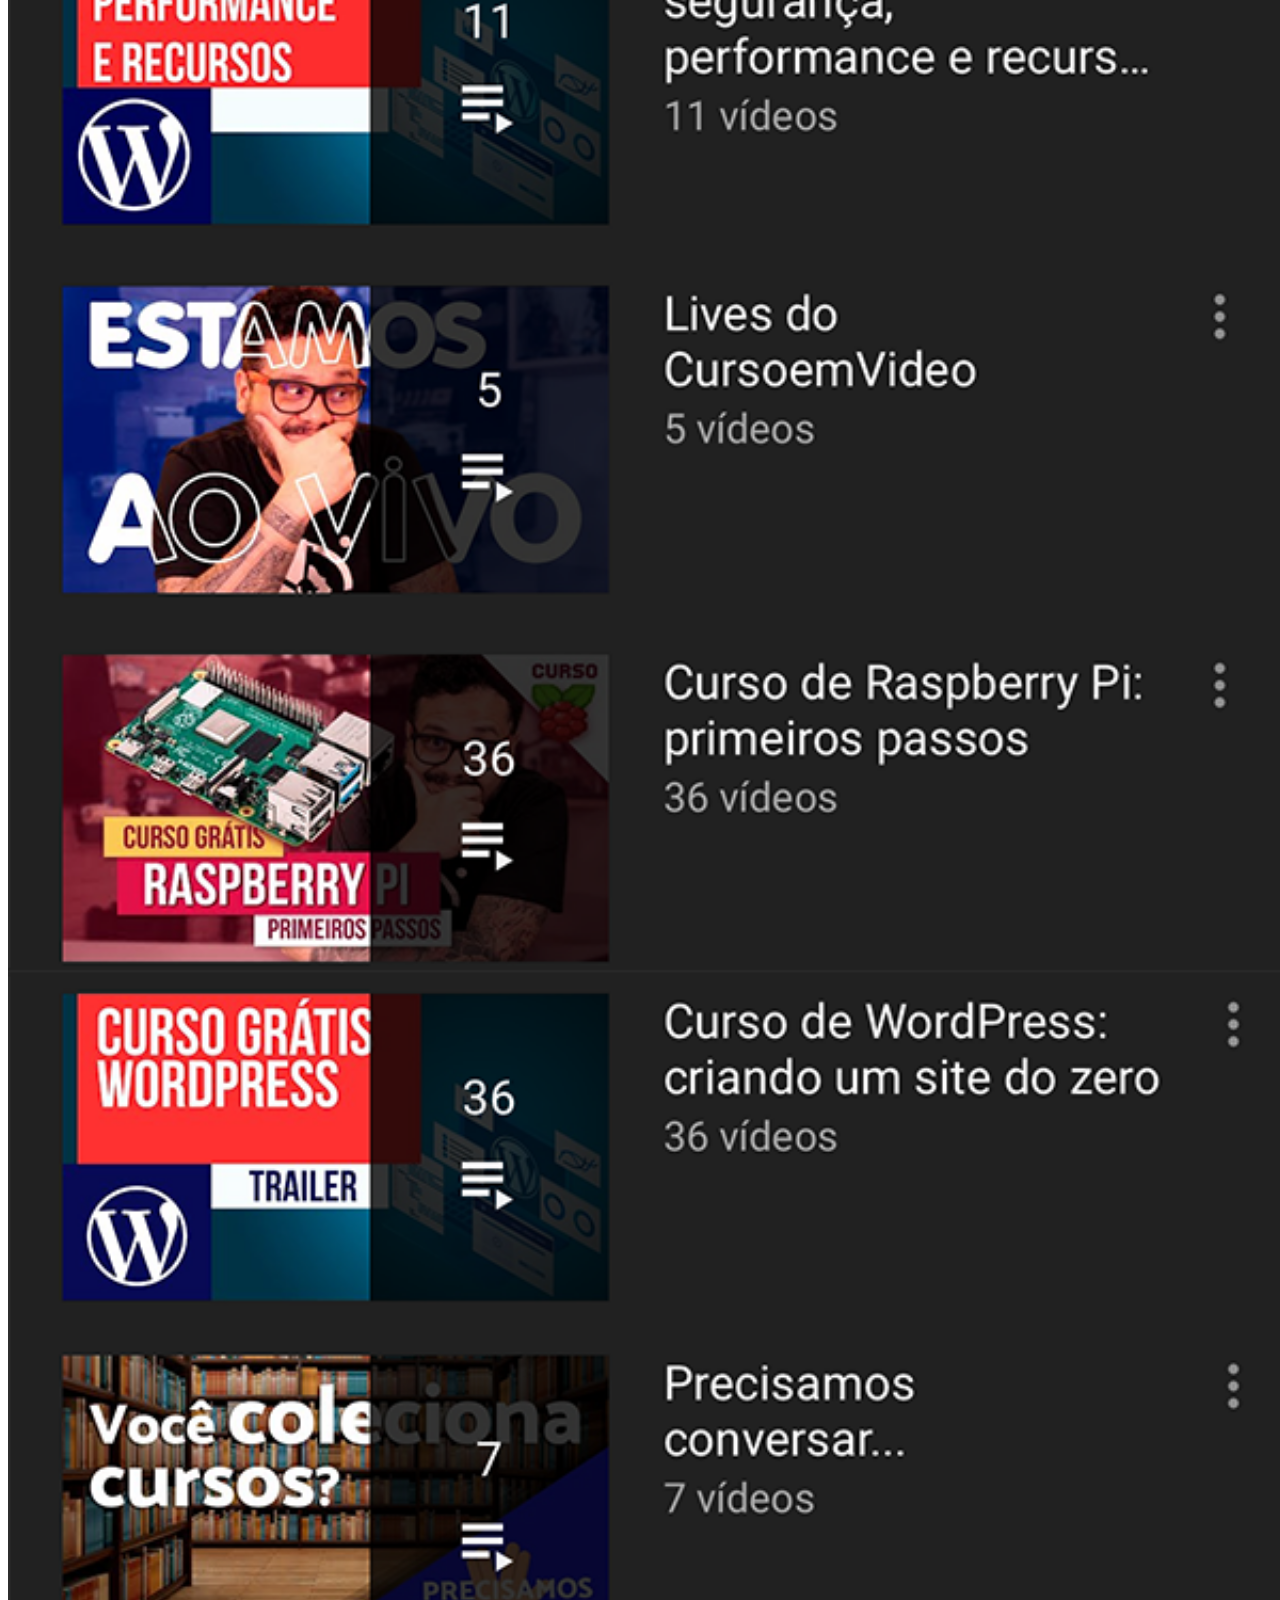
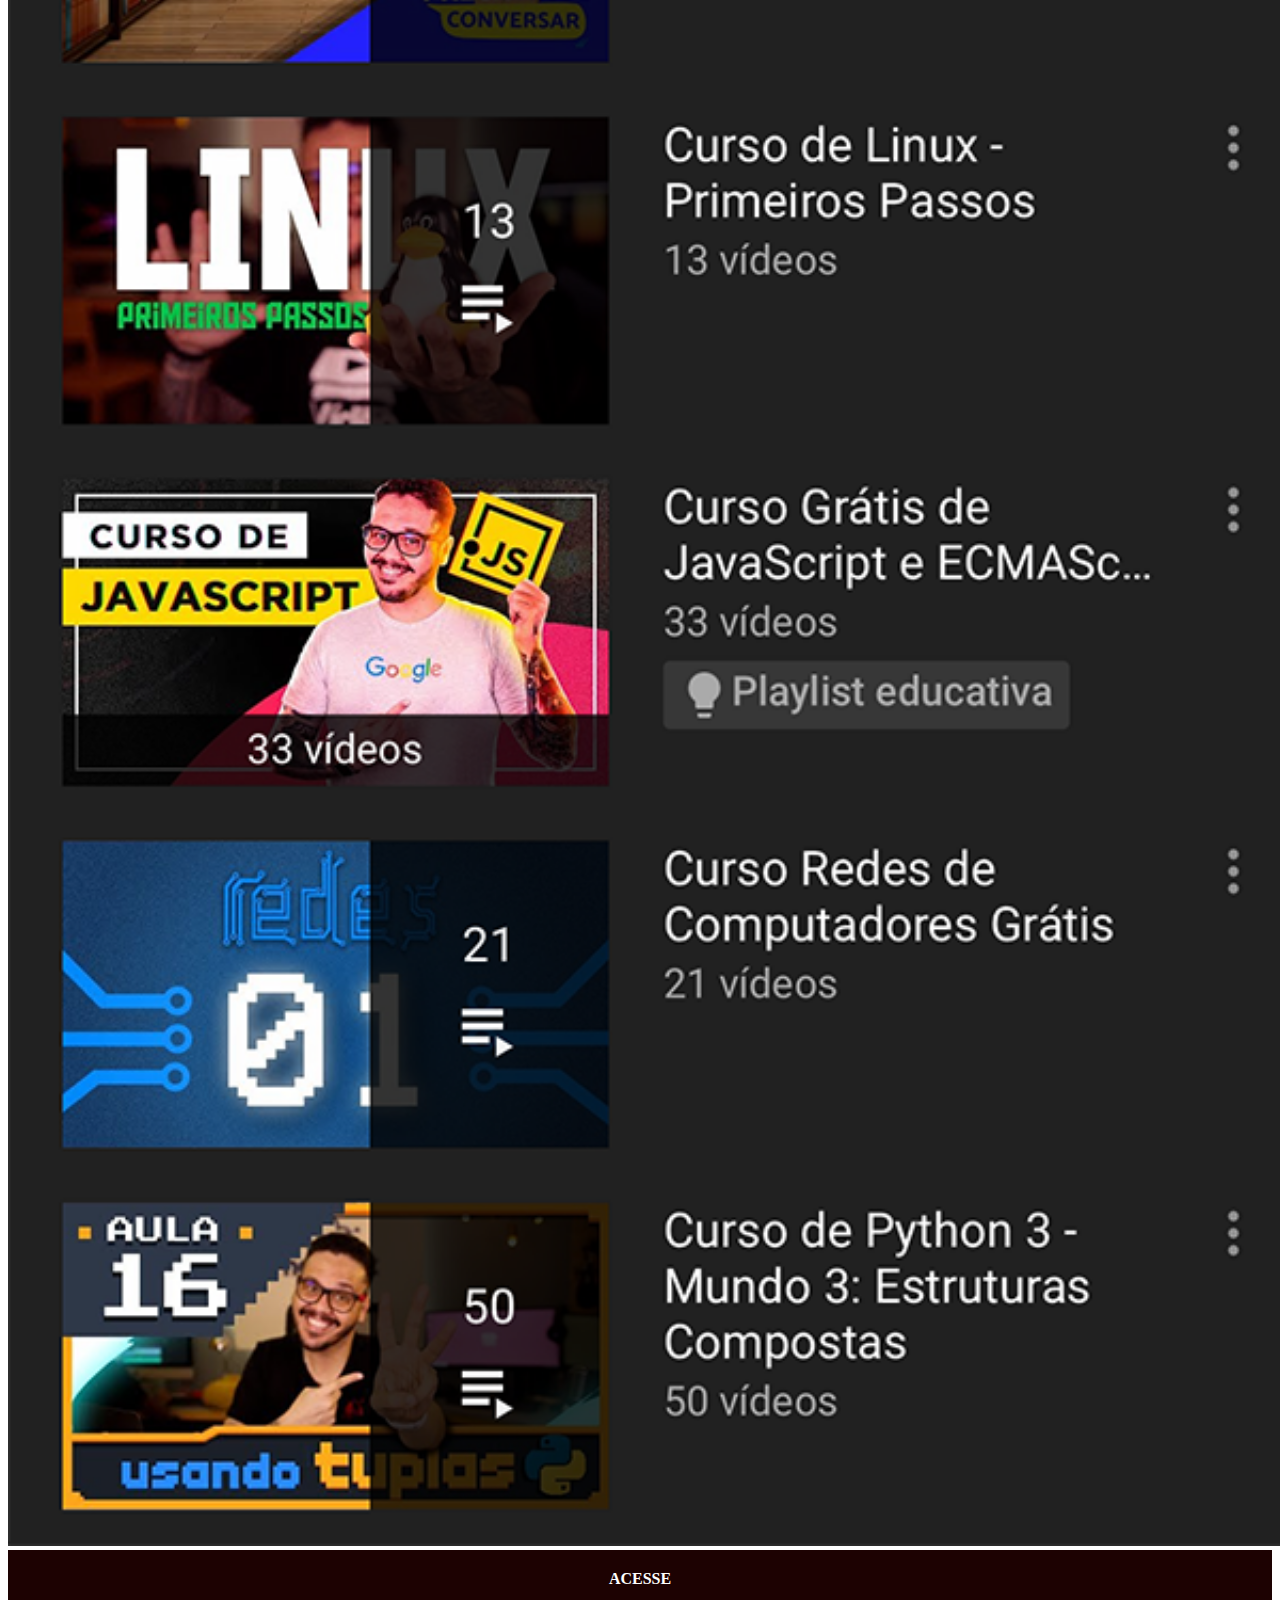
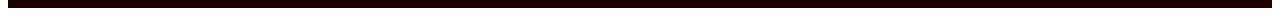
<file: youtube.html>
<!DOCTYPE html>
<html lang="pt-br">
<head>
    <meta charset="UTF-8">
    <meta http-equiv="X-UA-Compatible" content="IE=edge">
    <meta name="viewport" content="width=device-width, initial-scale=1.0">
    <title>youtube</title>
    <link rel="stylesheet" href="estilos/social.css">
</head>
<body>
    <img src="imagens/tela-youtube.png" alt="youtube">
    <a href="https://www.youtube.com" target="_blank">ACESSE</a>
</body>
</html>
</file>
<file: estilos/style.css>
@charset "utf-8"

*{
    margin: 0px;
    padding: 0px;
    font-family: Arial, Helvetica, sans-serif;

}

html, body{
    height: 100vh;
    width: 100vw;
    background-color: black;

}
body{
    background: url(../imagens/fundo-madeira.jpg) no-repeat top center;
    background-size: cover;
    background-attachment: fixed;
}
main{
    height: 100vh ;
    width: 100vw;
    position: relative;

}
iframe#tela{
    position: relative;
    top: 74px;
    left: 15px;
    width: 269px;
    height: 469px;
    
}
section#redes img{
    width: 50px;
    margin: 10px;
    border-radius: 50%;
    box-shadow: 2px 2px 5px black;
    box-sizing: border-box;
}
section#redes{
    text-align: right;

}
section#telefone{

    position: absolute;
    top: 50%;
    left: 50%;
    transform: translate(-50%, -50%);
    height: 627px;
    width: 311px;
    background: url(../imagens/frame-iphone.png) no-repeat ;
    box-sizing: border-box;

}
section#redes img:hover{
    border: 2px solid #0a0a0a;
    transform: translate(-3px -3px);
    box-shadow: 5px 5px 10px black;
    transition: transform 1.5s, border 1s;
}
</file>
<file: estilos/social.css>
@charset "utf-8"

* {
    margin: 0px;
    padding: 0px;
    font-family: Arial, Helvetica, sans-serif;
}

::-webkit-scrollbar {
    width: 0px;
    height: 0px;
}

img {
width: 100vw;

}

a{
    display: block;
    background-color: rgb(29, 2, 2);
    color: white;
    padding: 20px;
    text-align: center;
    text-decoration: none;
    font-weight: bolder;
}
a:hover{
    background-color: red;
}
</file>
